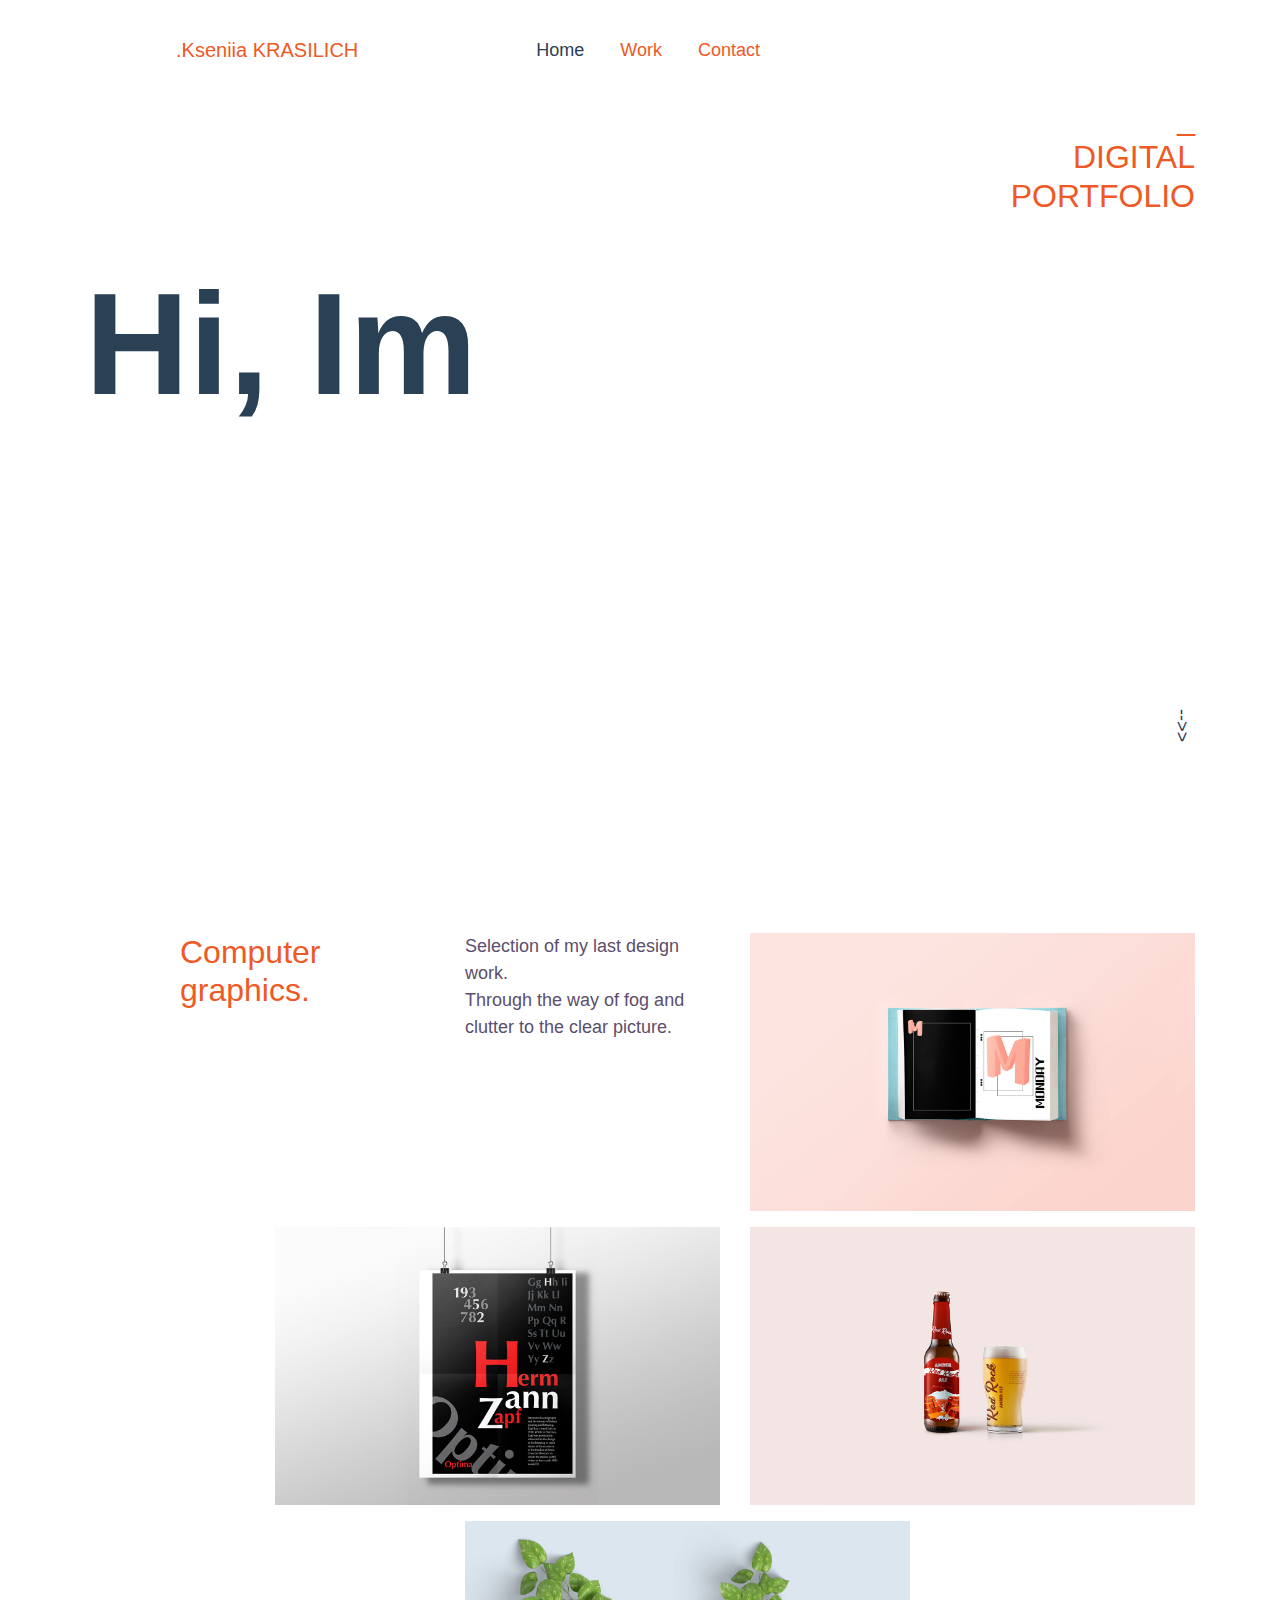
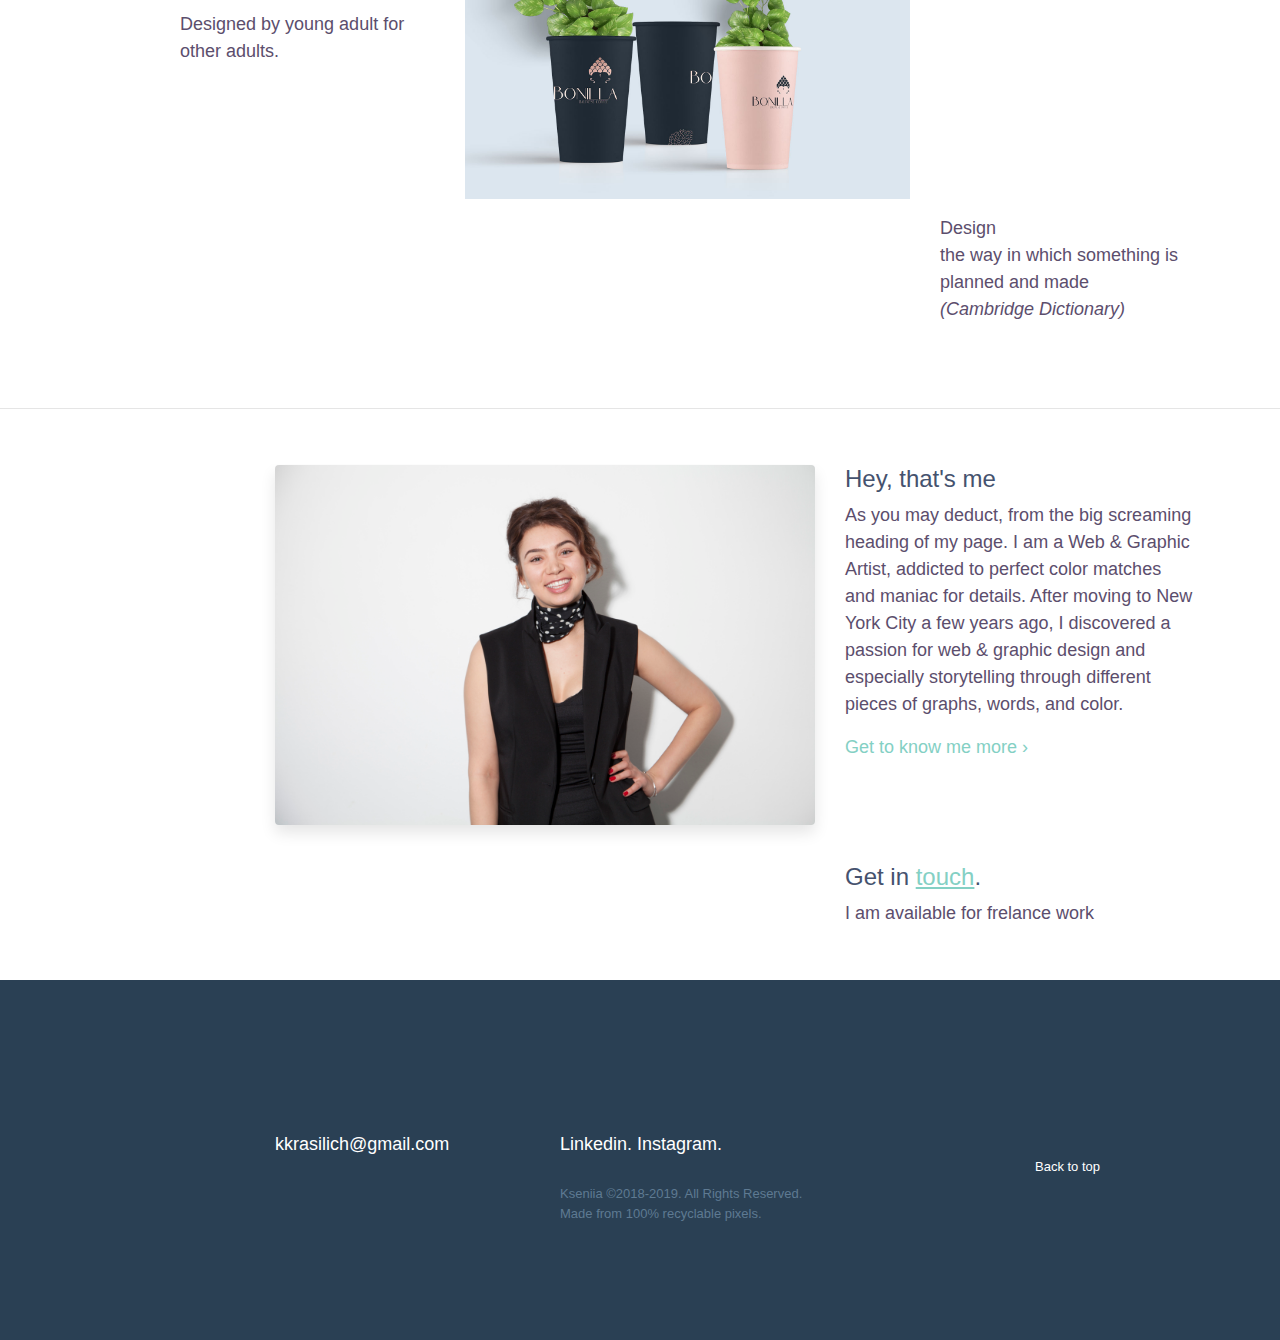
<file: index.html>
<!DOCTYPE html>
<html lang="en" dir="ltr">
  <head>
    <meta charset="utf-8">
    <title>Kseniia Krasilich/MMP460</title>

  <link rel="stylesheet" href="bootstrap.css">
  <link rel="stylesheet" href="animate.css">
    <link rel="stylesheet" href="animate.min.css">
  <script src="jquery-3.3.1.min.js"></script>
  <script src="bootstrap.js"></script>
  <script src="java.js"></script>
  <script src="https://code.jquery.com/jquery-3.3.1.js"></script>
  <link rel="stylesheet" href="style.css">
  <!-- <link href="https://fonts.googleapis.com/css?family=Vidaloka" rel="stylesheet"> -->
  </head>

  <body>

<!--  navbar-->
<nav class="navbar navbar-expand-md navbar-light fixed-top">
  <a class="navbar-brand" href="index.html">.<b>Kseniia</b> KRASILICH</a>
  <button class="navbar-toggler" type="button" data-toggle="collapse" data-target="#navbarsExampleDefault" aria-controls="navbarsExampleDefault" aria-expanded="false" aria-label="Toggle navigation">
    <span class="navbar-toggler-icon"></span>
  </button>

  <div class="collapse navbar-collapse" id="navbarsExampleDefault">
    <ul class="navbar-nav">
      <li class="nav-item active">
        <a class="nav-link" href="#">Home <span class="sr-only">(current)</span></a>
      </li>
      <li class="nav-item">
        <a class="nav-link" href="work.html">Work</a>
      </li>
      <li class="nav-item">
        <a class="nav-link" href="contact.html">Contact</a>
      </li>

    </ul>

  </div>
</nav>
    <!-- navbar -->
    <section class="jumbotron" id="color">
        <div class="container">
          <div class="row">
            <div class="col-lg-9 text-left" id="border">
              <h1>
                <a href="" class="typewrite" data-period="2000" data-type='[ "Hi, Im Kseniia.", "Im maniac for details, ", "& perfect color matches." ]'>
                  <span class="wrap"></span>
                </a>
              </h1>
            </div>
            <div class="col-lg-3 text-right" id="vertical">
<h2> _ <br>DIGITAL<br>PORTFOLIO</h2>

<a href="#" > -->></a>
              </div>
           </div>
           </div>
</section>
<section class="py-6 ">
      <div class="container">

          <div class="row d-flex justify-content-end">
            <div class="col-lg-3 col-md-6 mb-3">
              <h2>Computer <br>graphics.</h2>
            </div>

            <div class="col-lg-3 col-md-6 mb-3" id="covercolor">
                <div class="holdImage">
              <div class="overlay">
                <div class="text1">MONDAY<br> typeface</div>
             </div>
             </div>
  <p>
    Selection of my last design work.<br>
   Through the way of fog and clutter to the clear picture.
  </p>
            </div>
            <div class="col-lg-5 col-md-6 mb-3" id="fullWidth">
              <a href="example_Typeface.html">
              <div class="holdImage">
                <img src="img/web_img_largeSize/page2.jpg" class="img-fluid z-depth-1"
                  alt="Responsive image">
                  <div class="overlay">
                    <div class="text1">MONDAY<br> typeface</div>
                 </div>
             </div>
           </a>
            </div>
            <div class="col-lg-5 col-md-6 mb-3" id="fullWidth">
                <a href="example_poster.html">
              <div class="holdImage">
              <img src="img/web_poster/page6.jpg" class="img-fluid z-depth-1"
                alt="Responsive image">
                <div class="overlay">
                  <div class="text1">POSTER<br> collection</div>
               </div>
           </div>
           </a>
            </div>
            <div class="col-lg-5 col-md-6 mb-3" id="fullWidth">
              <a href="example_beer.html">
              <div class="holdImage">
              <img src="img/web_beer/page6.jpg" class="img-fluid z-depth-1"
                alt="Responsive image">
                <div class="overlay1">
                  <div class="text">Amber<br> ALE</div>
               </div>
           </div>
            </a>
            </div>
            <div class="col-lg-3 col-md-6 mb-3" id="fullWidth">
              <p id="centerColumn">
                Designed by young adult for other adults.
              </p>
            </div>
            <div class="col-lg-5 col-md-6 mb-3" id="fullWidth">
              <a href="example_logo.html">
              <div class="holdImage">
              <img src="img/web_logo/cup.jpg" class="img-fluid z-depth-1"
                alt="Responsive image">
                <div class="overlay1">
                  <div class="text">BONILLA <br>Balinese <br>Coffee</div>
               </div>
           </div>
           </a>
            </div>
            <div class="col-lg-3 col-md-6 mb-3">
              <!-- <h2><br>the way in which something is planned and made (Cambridge Dictionary)</h2> -->
            </div>
            <div class="col-lg-3 col-md-6 mb-3" id="fullWidth">
              <p>
                Design <br>the way in which something is planned and made <br><i>(Cambridge Dictionary)</i>
              </p>
            </div>
          </div>

        </div>


      </div>
    </section>

<hr>
<section >
    <div class="container">
        <div class="row align-items-lg-center text-center text-lg-left space-2">
          <div class="col-lg-12">
            <!-- <h2 class="text">Who is Kseniia?</h2> -->

          </div>
        </div>
      </div>
    </section>
<section class="about">
  <div class="container container-fluid">
    <div class="row d-flex justify-content-end">
                <div class="col-lg-6">
                    <img src="img/IMG_3214.jpg" class="img-fluid rounded" alt="Finance results" id="topMe">

                </div>
  <!-- <div class="row d-flex justify-content-start"> -->
                <div class="col-lg-4">
                    <!-- <h2>About</h2> -->
                    <h4>Hey, that's me</h4>
                    <p class="text-left" id="about">As you may deduct, from the big screaming heading of my page. I am a Web & Graphic Artist, addicted to perfect color matches and maniac for details. After moving to New York City a few years ago, I discovered a passion for web & graphic design and especially storytelling through different pieces of graphs, words, and color.
 </p>
                    <a href="#">Get to know me more  ›</a>

            </div>
</div>
    </div>
  </div>
</section>
<section >
    <div class="container">
        <div class="row d-flex justify-content-end">
          <div class="col-lg-4">
            <h4>Get in   <a href="mailto:krasilich1992@gmail.com"><u>touch</u></a>.</h4>
            <p class="text-left">I am available for frelance work</p>

          </div>
        </div>
      </div>
    </section>


<!-- <hr class="featurette-divider">
  <section id="b4footer">
      <div class="container">
          <div class="row justify-content-end text-center text-lg-left space-2">
            <div class="col-lg-4">
              <h2 class="text">Get in <u>touch</u>.</h2>
              <p class="lead text mb-0">I am available for frelance work</p>
            </div>

            <div class="col-lg-5 text-lg-right">
              <a class="button button-brand btn-lg mb-5 mb-lg-2" href="https://themes.getbootstrap.com/official-themes">Contact</a>

            </div>
          </div>
        </div>
      </section> -->
<footer>
  <div class="container">
    <div class="row d-flex justify-content-end">
      <div class="col-lg-3">
        <a href="#">kkrasilich@gmail.com</a>
          </div>
          <div class="col-lg-5">
              <a href="https://www.linkedin.com/in/kseniia-krasilich-8091b8a3/">Linkedin.</a>
              <a href="https://www.instagram.com/xeniany/">Instagram.</a>
              <p>Kseniia ©2018-2019.  All Rights Reserved.<br>Made from 100% recyclable pixels.</p>
          </div>
          <div class="col-lg-2">
            <p><a href="#">Back to top</a></p>
          </div>
        </div>
        </div>
      </footer>


  </body>
</html>
</file>
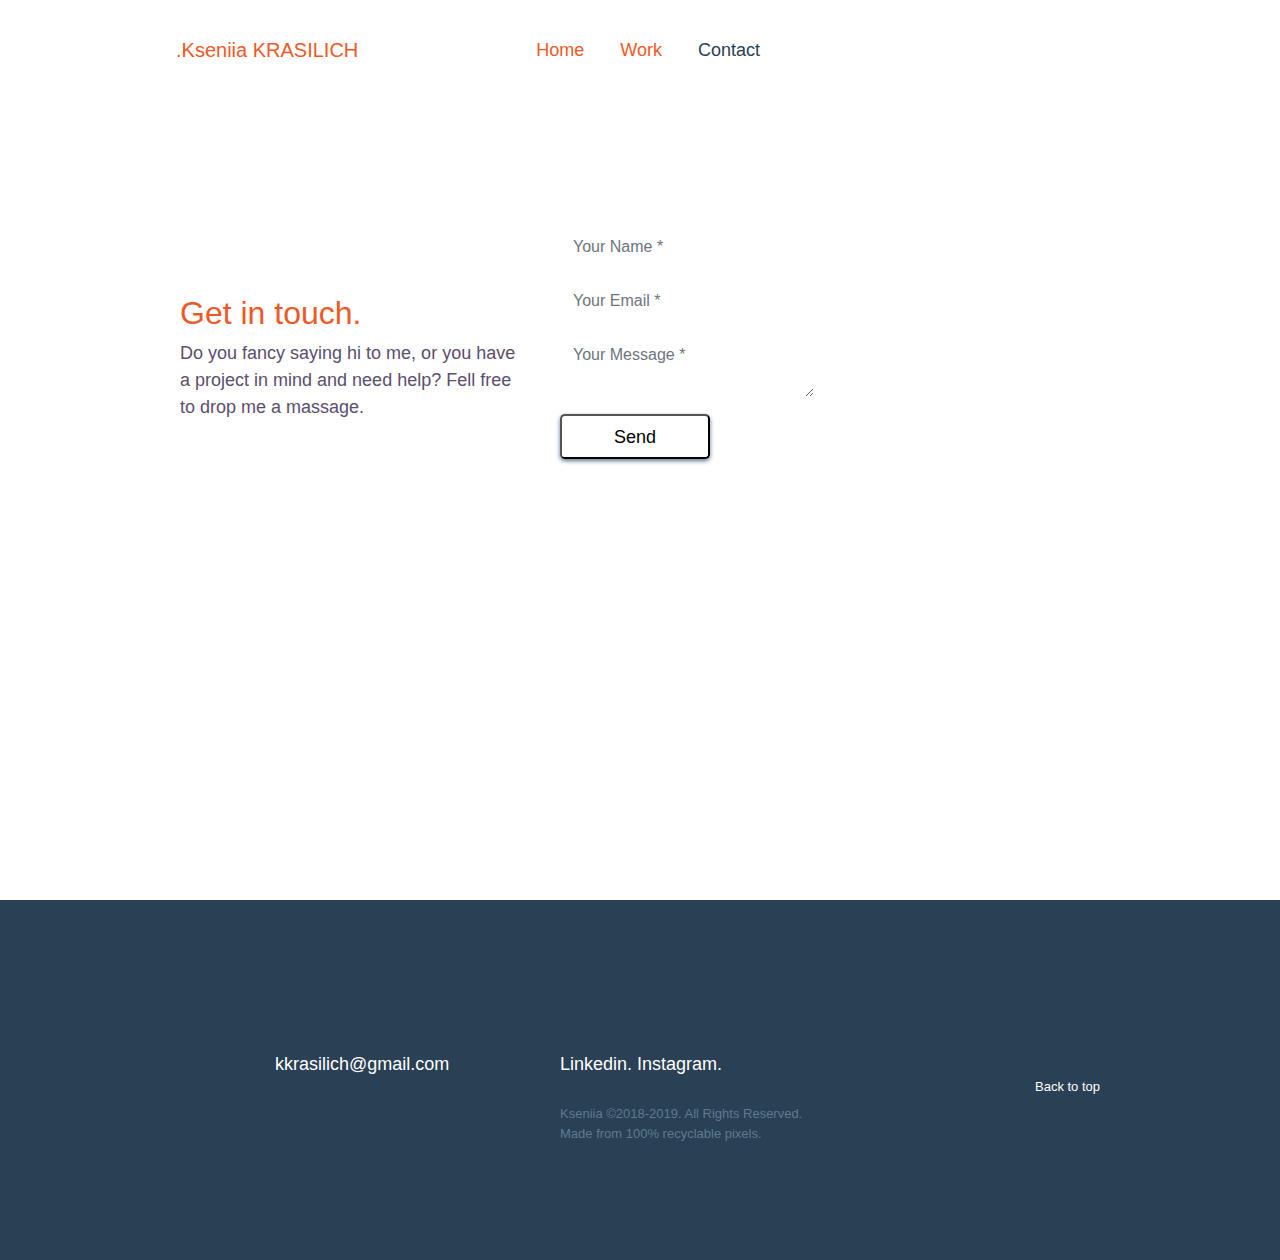
<file: contact.html>
<!DOCTYPE html>
<html lang="en" dir="ltr">
  <head>
    <meta charset="utf-8">
    <title>Kseniia Krasilich/MMP460</title>

  <link rel="stylesheet" href="bootstrap.css">
  <script src="jquery-3.3.1.min.js"></script>
  <script src="bootstrap.js"></script>
    <link rel="stylesheet" href="style.css">
  </head>
  <body>
    <nav class="navbar navbar-expand-md navbar-light fixed-top">
      <a class="navbar-brand" href="index.html">.<b>Kseniia</b> KRASILICH</a>
      <button class="navbar-toggler" type="button" data-toggle="collapse" data-target="#navbarsExampleDefault" aria-controls="navbarsExampleDefault" aria-expanded="false" aria-label="Toggle navigation">
        <span class="navbar-toggler-icon"></span>
      </button>

      <div class="collapse navbar-collapse" id="navbarsExampleDefault">
        <ul class="navbar-nav mr-auto">
          <li class="nav-item">
            <a class="nav-link" href="index.html">Home</a>
          </li>
          <li class="nav-item">
            <a class="nav-link" href="work.html">Work</a>
          </li>
          <li class="nav-item active">
            <a class="nav-link" href="contact.html">Contact <span class="sr-only">(current)</span></a>
          </li>

        </ul>

      </div>
    </nav>

    <section  id="contact">

          <div class="container">
            <div class="row justify-content-center align-items-lg-center py-4 py-lg-5">

              <div class="col-lg-4 text-left align-items-start">
                <div class="container_text">
                	<div class="row_text">
                		<h2 id="work_sample">Get in touch.</h2>
                	</div>
                </div>

                <p class=" text-left">Do you fancy saying hi to me, or you have a project in mind and need help? Fell free to drop me a massage.
</p>
                <!-- <h3 class="section-subheading text-muted mt-4">Do you fancy saying hi to me, or you have a project in mind and need my help? Fell free to drop me a massage.</h3> -->
              </div>


              <div class="col-lg-6 ">
                <form id="contactForm" name="sentMessage" novalidate="novalidate">
                  <div class="row">
                    <div class="col-lg-6 ">
                      <div class="form-group">
                        <input class="form-control" id="name" type="text" placeholder="Your Name *" required="required" data-validation-required-message="Please enter your name.">
                        <p class="help-block text-danger"></p>
                      </div>
                      <div class="form-group">
                        <input class="form-control" id="email" type="email" placeholder="Your Email *" required="required" data-validation-required-message="Please enter your email address.">
                        <p class="help-block text-danger"></p>
                      </div>
                      <!-- <div class="form-group">
                        <input class="form-control" id="phone" type="tel" placeholder="Your Phone *" required="required" data-validation-required-message="Please enter your phone number.">
                        <p class="help-block text-danger"></p>
                      </div> -->


                      <div class="form-group">
                        <textarea class="form-control" id="message" placeholder="Your Message *" required="required" data-validation-required-message="Please enter a message."></textarea>
                        <p class="help-block text-danger"></p>
                      </div>

                        <div id="success"></div>
                        <button id="sendMessageButton" class="button button-brand btn-lg mb-5 mb-lg-2" type="submit">Send</button>
                    </div>
                  </div>
                </form>
              </div>
          </div>
        </section>
        <footer>
          <div class="container">
            <div class="row d-flex justify-content-end">
              <div class="col-lg-3">
                <a href="#">kkrasilich@gmail.com</a>
                  </div>
                  <div class="col-lg-5">
                      <a href="https://www.linkedin.com/in/kseniia-krasilich-8091b8a3/">Linkedin.</a>
                      <a href="https://www.instagram.com/xeniany/">Instagram.</a>
                      <p>Kseniia ©2018-2019.  All Rights Reserved.<br>Made from 100% recyclable pixels.</p>
                  </div>
                  <div class="col-lg-2">
                    <p><a href="#">Back to top</a></p>
                  </div>
                </div>
                </div>
              </footer>
  </body>
</html>
</file>
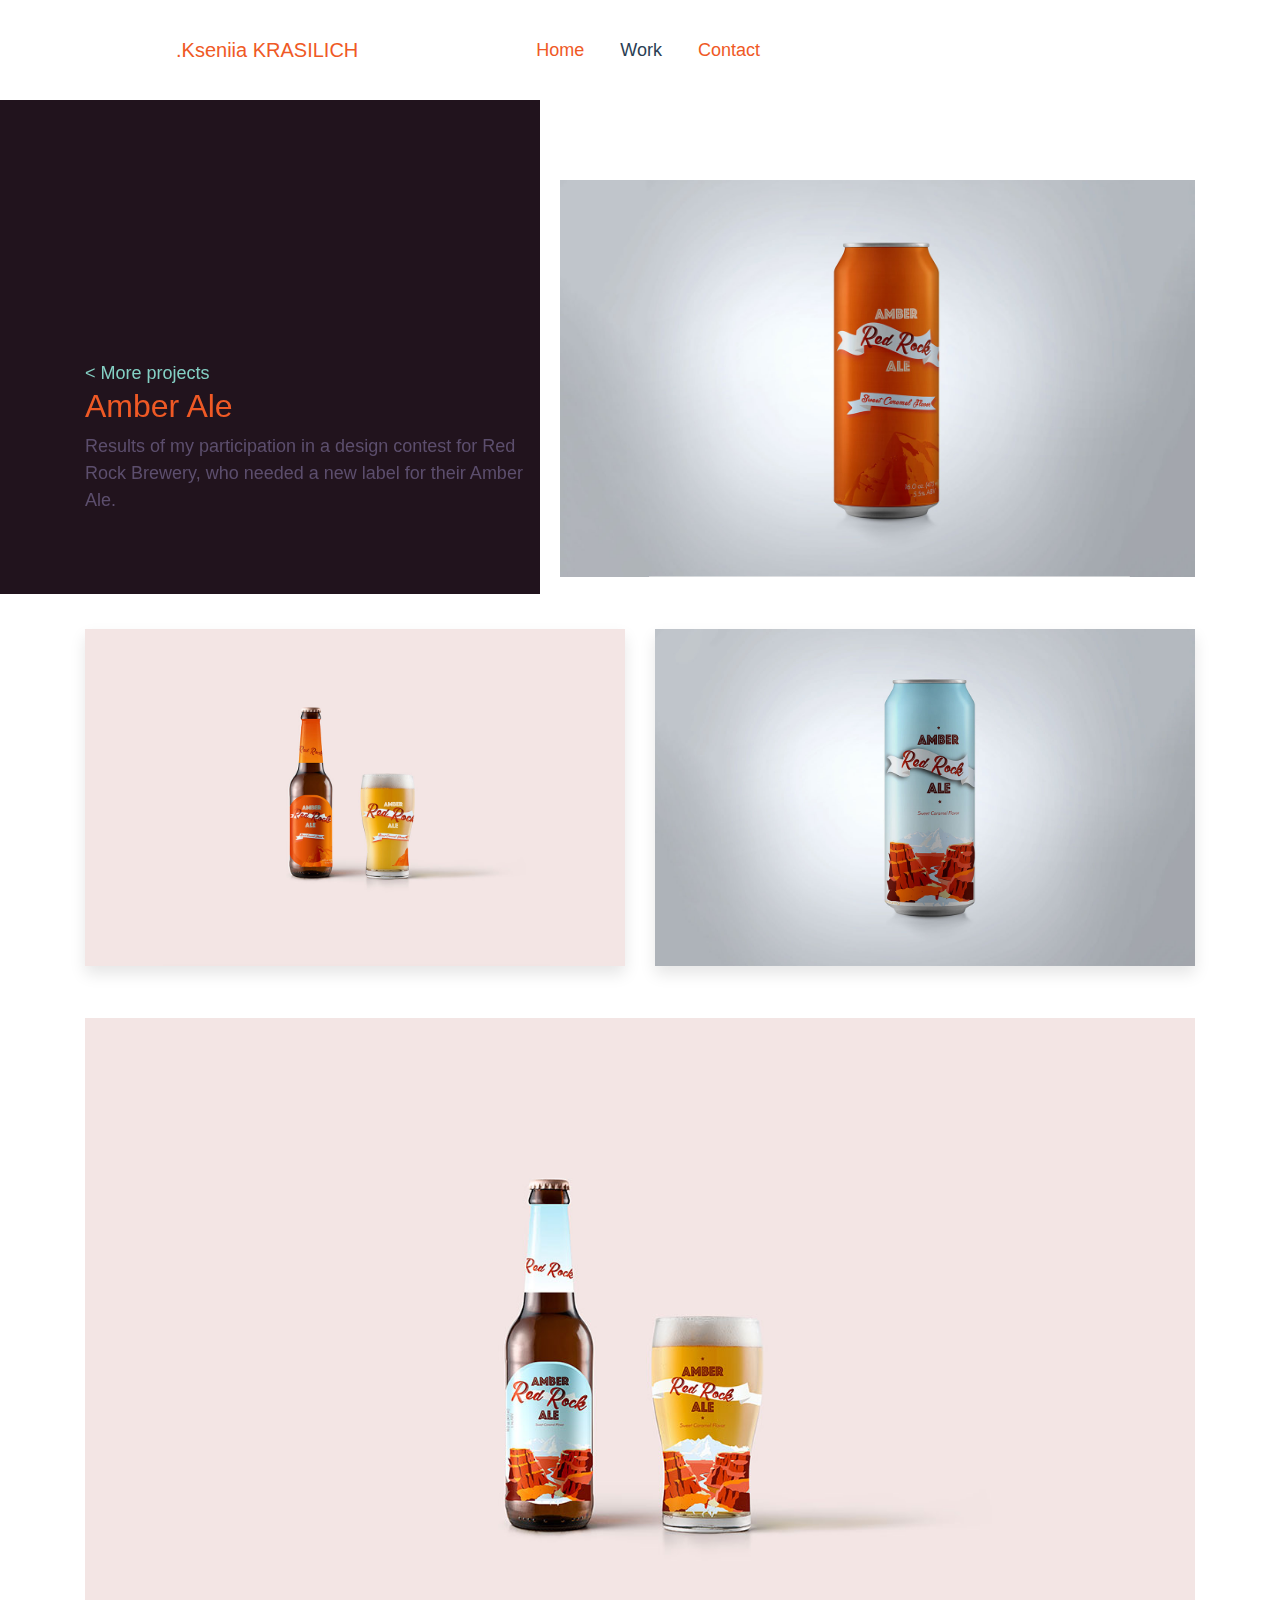
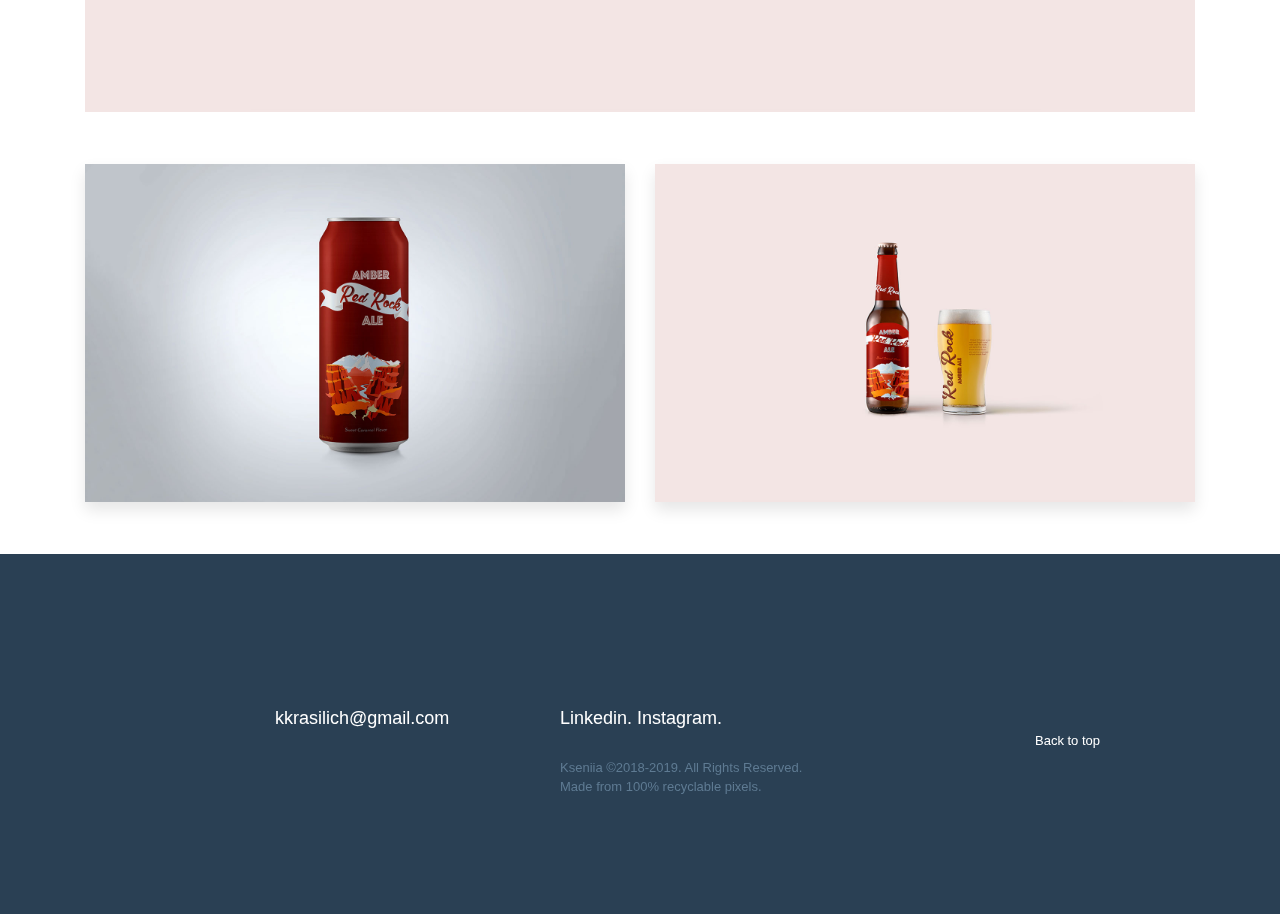
<file: example_beer.html>
<!DOCTYPE html>
<html lang="en" dir="ltr">
  <head>
    <meta charset="utf-8">
    <title>Kseniia Krasilich/MMP460</title>
  <link rel="stylesheet" href="bootstrap.css">
  <script src="jquery-3.3.1.min.js"></script>
  <script src="bootstrap.js"></script>
  <script src="java.js"></script>
  <link rel="stylesheet" href="style.css">
  </head>
  <body>
    <nav class="navbar navbar-expand-md navbar-light fixed-top">
      <a class="navbar-brand" href="index.html">.<b>Kseniia</b> KRASILICH</a>
      <button class="navbar-toggler" type="button" data-toggle="collapse" data-target="#navbarsExampleDefault" aria-controls="navbarsExampleDefault" aria-expanded="false" aria-label="Toggle navigation">
        <span class="navbar-toggler-icon"></span>
      </button>

      <div class="collapse navbar-collapse" id="navbarsExampleDefault">
        <ul class="navbar-nav mr-auto">
          <li class="nav-item">
            <a class="nav-link" href="index.html">Home</a>
          </li>
          <li class="nav-item active">
            <a class="nav-link" href="work.html">Work <span class="sr-only">(current)</span></a>
          </li>
          <li class="nav-item ">
            <a class="nav-link" href="contact.html">Contact </a>
          </li>

        </ul>

      </div>
    </nav>
  <div class="sidebar">

  </div>
    <div class="container" id="example">
      <!-- Grid row -->
      <div class="row">

        <!-- Grid column -->
        <div class="col-lg-5 col-md-12 mb-3 tagline">
          <a href="work.html">< More projects</a>
          <div class="container_text">
          	<div class="row_text">
          		<h2 id="work_sample">Amber Ale</h2>
          	</div>
          </div>
          <p class="text-left"> Results of my participation in a design contest for Red Rock Brewery, who needed a new label for their Amber Ale. </p>

        </div>
        <!-- Grid column -->

        <!-- Grid column -->
        <div class="col-lg-7 col-md-12 mb-3">

          <img src="img/web_beer/page1.jpg" class="img-fluid z-depth-1"
            alt="Responsive image">

        </div>
        <!-- Grid column -->

      </div>
      <div class="row">
        <div class="col-lg-6 col-md-6 mb-3">
          <img src="img/web_beer/page2.jpg" class="img-fluid z-depth-1"
            alt="Responsive image">
        </div>
        <div class="col-lg-6 col-md-6 mb-3">
          <img src="img/web_beer/page3.jpg" class="img-fluid z-depth-1"
            alt="Responsive image">
        </div>
      </div>
      <div class="row">

  <!-- Grid column -->
  <div class="col-md-12 mb-3">

    <img src="img/web_beer/page4.jpg" class="img-fluid z-depth-1" alt="Responsive image">

  </div>
  <!-- Grid column -->

</div>
<!-- Grid row -->

<!-- Grid row -->
<div class="row">
  <div class="col-lg-6 col-md-6 mb-3">
    <img src="img/web_beer/page5.jpg" class="img-fluid z-depth-1"
      alt="Responsive image">
  </div>
  <div class="col-lg-6 col-md-6 mb-3">
    <img src="img/web_beer/page6.jpg" class="img-fluid z-depth-1"
      alt="Responsive image">
  </div>
</div>


    </div><!-- end of conatiner -->
    <footer>
      <div class="container">
        <div class="row d-flex justify-content-end">
          <div class="col-lg-3">
            <a href="#">kkrasilich@gmail.com</a>
              </div>
              <div class="col-lg-5">
                  <a href="https://www.linkedin.com/in/kseniia-krasilich-8091b8a3/">Linkedin.</a>
                  <a href="https://www.instagram.com/xeniany/">Instagram.</a>
                  <p>Kseniia ©2018-2019.  All Rights Reserved.<br>Made from 100% recyclable pixels.</p>
              </div>
              <div class="col-lg-2">
                <p><a href="#">Back to top</a></p>
              </div>
            </div>
            </div>
          </footer>

    </body>


    </html>
</file>
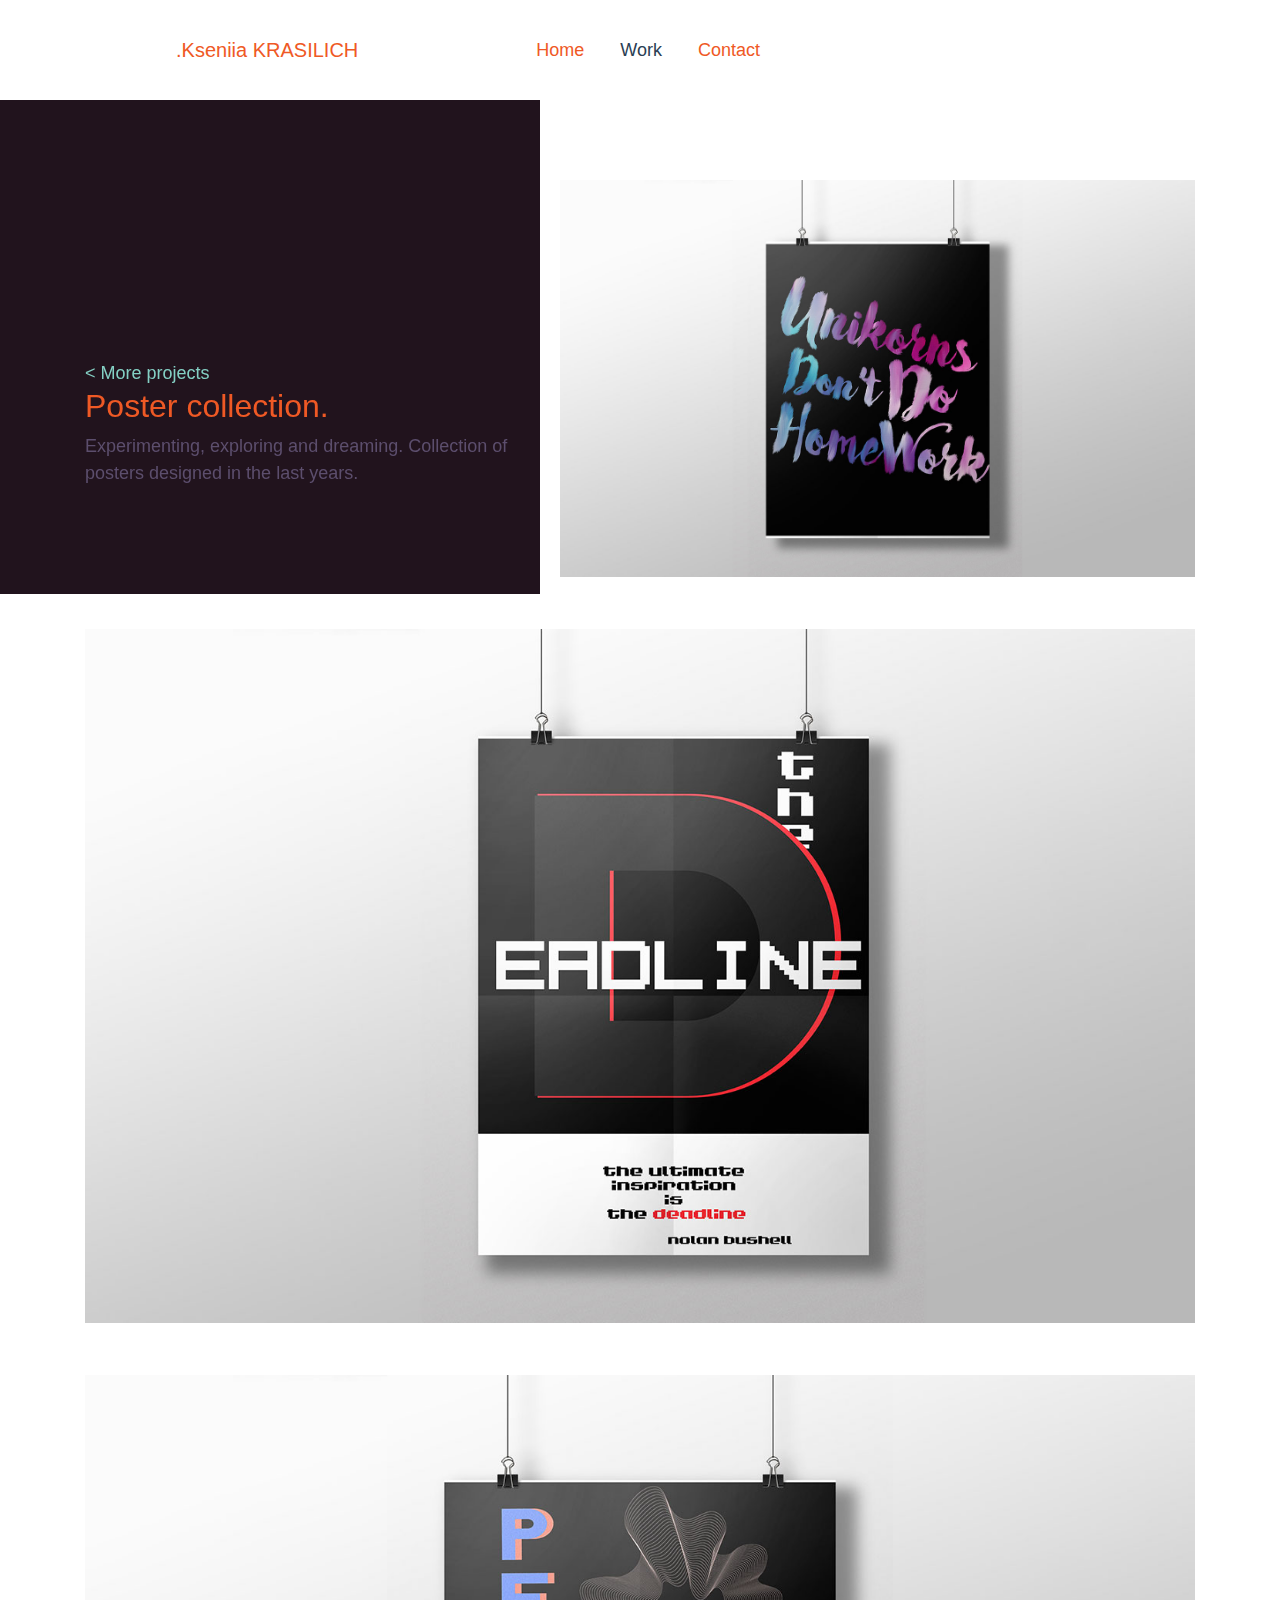
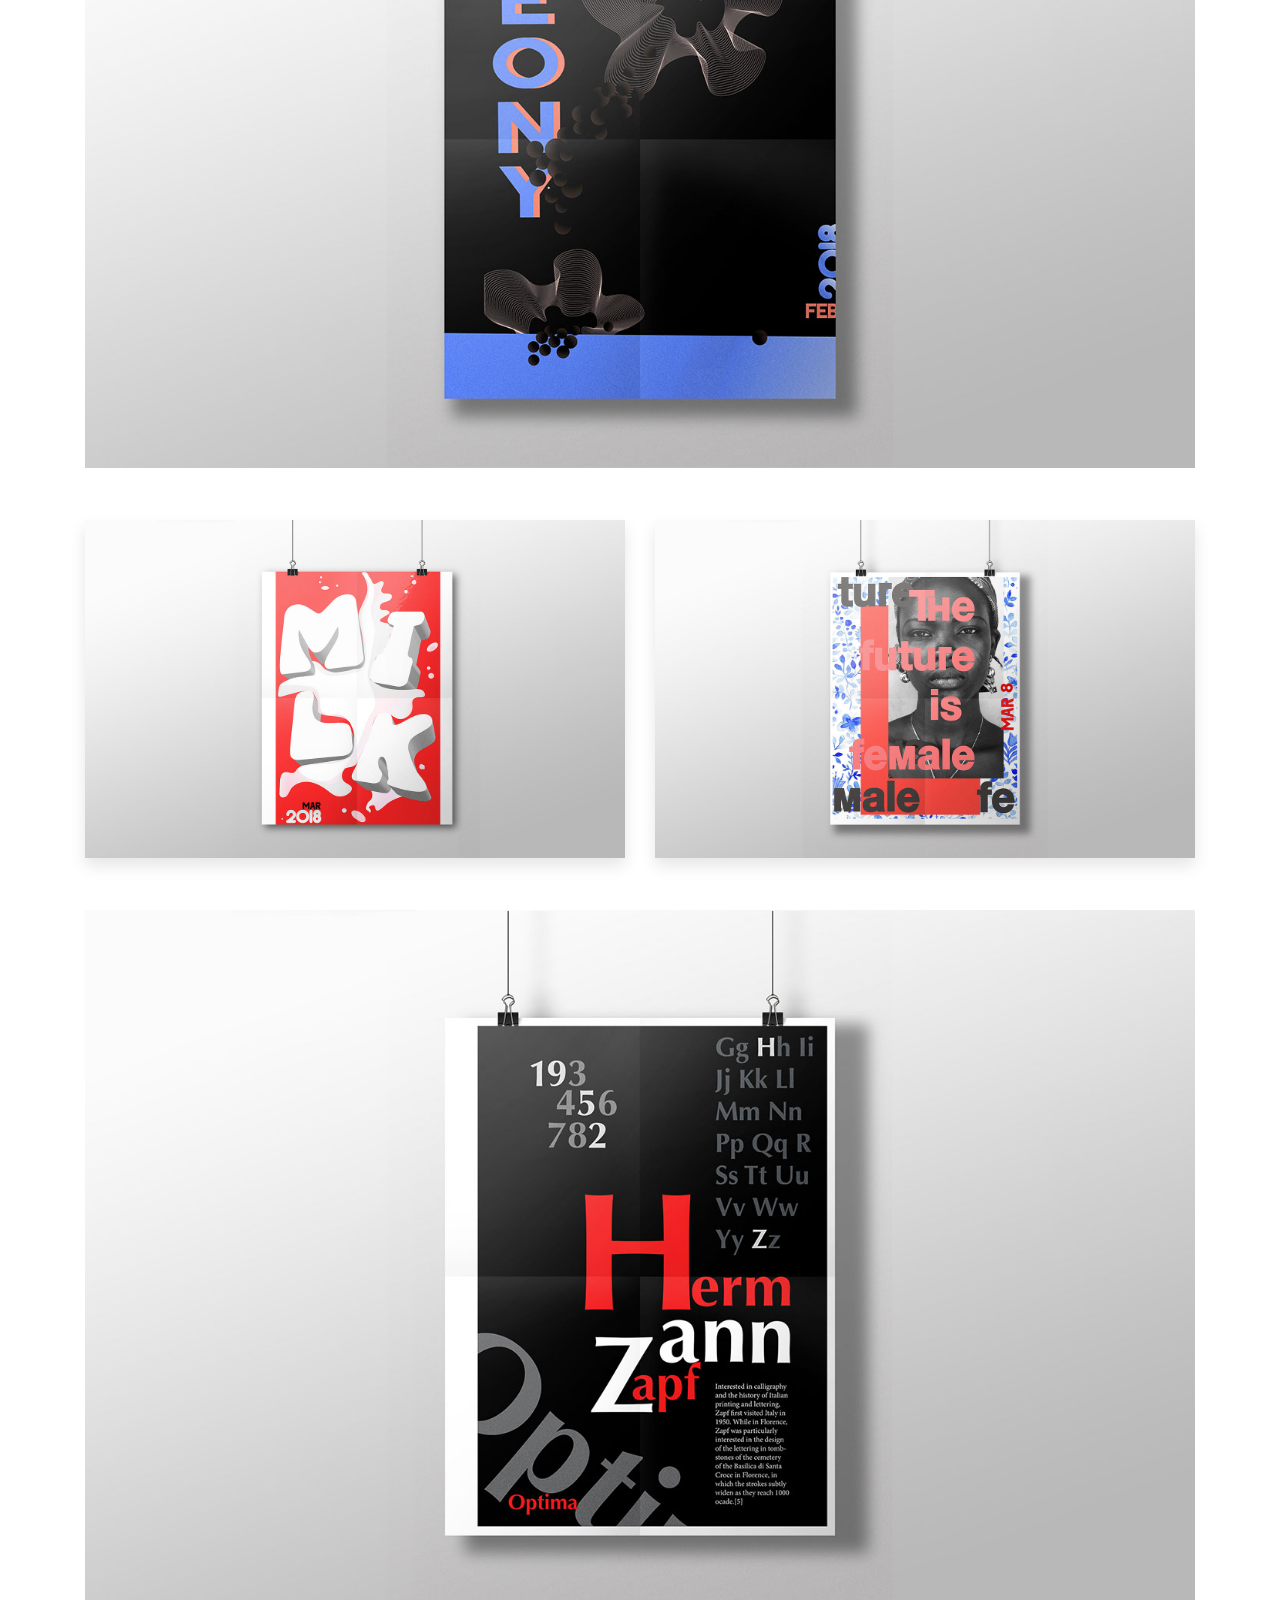
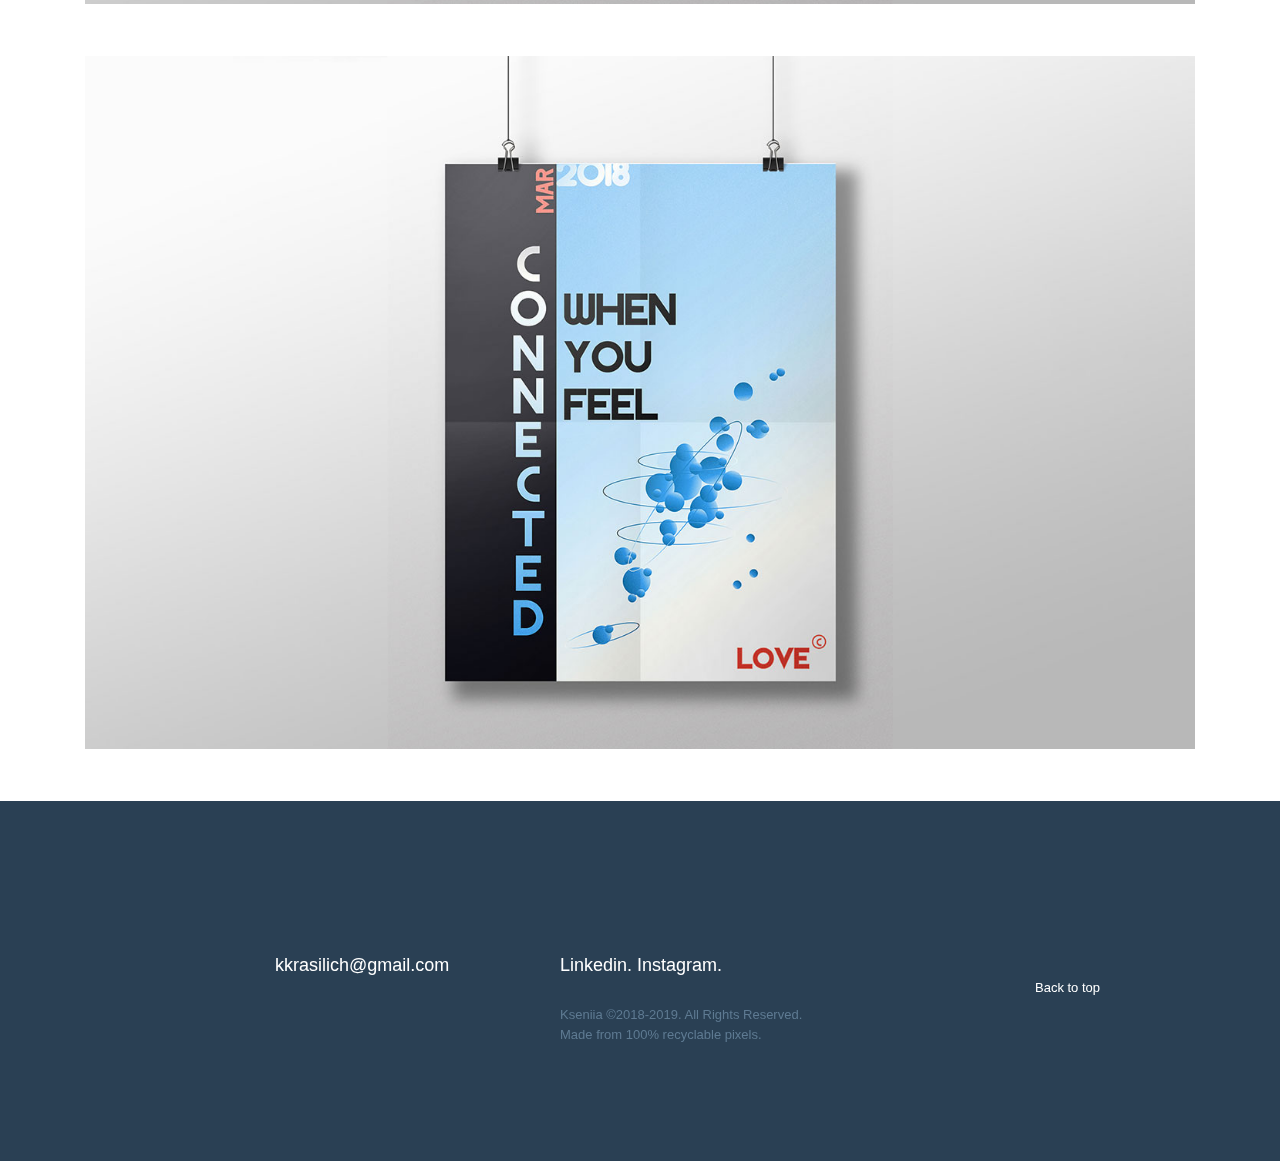
<file: example_poster.html>
<!DOCTYPE html>
<html lang="en" dir="ltr">
  <head>
    <meta charset="utf-8">
    <title>Kseniia Krasilich/MMP460</title>
  <link rel="stylesheet" href="bootstrap.css">
  <script src="jquery-3.3.1.min.js"></script>
  <script src="bootstrap.js"></script>
  <script src="java.js"></script>
  <link rel="stylesheet" href="style.css">
  </head>
  <body>
    <nav class="navbar navbar-expand-md navbar-light fixed-top">
      <a class="navbar-brand" href="index.html">.<b>Kseniia</b> KRASILICH</a>
      <button class="navbar-toggler" type="button" data-toggle="collapse" data-target="#navbarsExampleDefault" aria-controls="navbarsExampleDefault" aria-expanded="false" aria-label="Toggle navigation">
        <span class="navbar-toggler-icon"></span>
      </button>

      <div class="collapse navbar-collapse" id="navbarsExampleDefault">
        <ul class="navbar-nav mr-auto">
          <li class="nav-item">
            <a class="nav-link" href="index.html">Home</a>
          </li>
          <li class="nav-item active">
            <a class="nav-link" href="work.html">Work <span class="sr-only">(current)</span></a>
          </li>
          <li class="nav-item ">
            <a class="nav-link" href="contact.html">Contact </a>
          </li>

        </ul>

      </div>
    </nav>
  <div class="sidebar">

  </div>
    <div class="container" id="example">
      <!-- Grid row -->
      <div class="row">

        <!-- Grid column -->
        <div class="col-lg-5 col-md-12 mb-3 tagline">
          <a href="work.html">< More projects</a>
          <div class="container_text">
          	<div class="row_text">
          		<h2 id="work_sample">Poster collection.</h2>
          	</div>
          </div>
          <p class="text-left"> Experimenting, exploring and dreaming. Collection of posters designed in the last years. </p>

        </div>
        <!-- Grid column -->

        <!-- Grid column -->
        <div class="col-lg-7 col-md-12 mb-3">

          <img src="img/web_poster/page1.jpg" class="img-fluid z-depth-1"
            alt="Responsive image">

        </div>
        <!-- Grid column -->

      </div>
      <div class="row">
        <div class="col-md-12 mb-3">
          <img src="img/web_poster/page5.jpg" class="img-fluid z-depth-1" alt="Responsive image">
        </div>
      </div>
      <div class="row">
  <div class="col-md-12 mb-3">
    <img src="img/web_poster/page2.jpg" class="img-fluid z-depth-1" alt="Responsive image">
  </div>
</div>
<!-- Grid row -->

<!-- Grid row -->
<div class="row">
  <div class="col-lg-6 col-md-6 mb-3">
    <img src="img/web_poster/page8.jpg" class="img-fluid z-depth-1"
      alt="Responsive image">
  </div>
  <div class="col-lg-6 col-md-6 mb-3">
    <img src="img/web_poster/page4.jpg" class="img-fluid z-depth-1"
      alt="Responsive image">
  </div>
</div>
<div class="row">
<div class="col-md-12 mb-3">
<img src="img/web_poster/page6.jpg" class="img-fluid z-depth-1" alt="Responsive image">
</div>
</div>
<div class="row">
<div class="col-md-12 mb-3">
<img src="img/web_poster/page3.jpg" class="img-fluid z-depth-1" alt="Responsive image">
</div>
</div>
    </div><!-- end of conatiner -->
    <footer>
      <div class="container">
        <div class="row d-flex justify-content-end">
          <div class="col-lg-3">
            <a href="#">kkrasilich@gmail.com</a>
              </div>
              <div class="col-lg-5">
                  <a href="https://www.linkedin.com/in/kseniia-krasilich-8091b8a3/">Linkedin.</a>
                  <a href="https://www.instagram.com/xeniany/">Instagram.</a>
                  <p>Kseniia ©2018-2019.  All Rights Reserved.<br>Made from 100% recyclable pixels.</p>
              </div>
              <div class="col-lg-2">
                <p><a href="#">Back to top</a></p>
              </div>
            </div>
            </div>
          </footer>

    </body>


    </html>
</file>
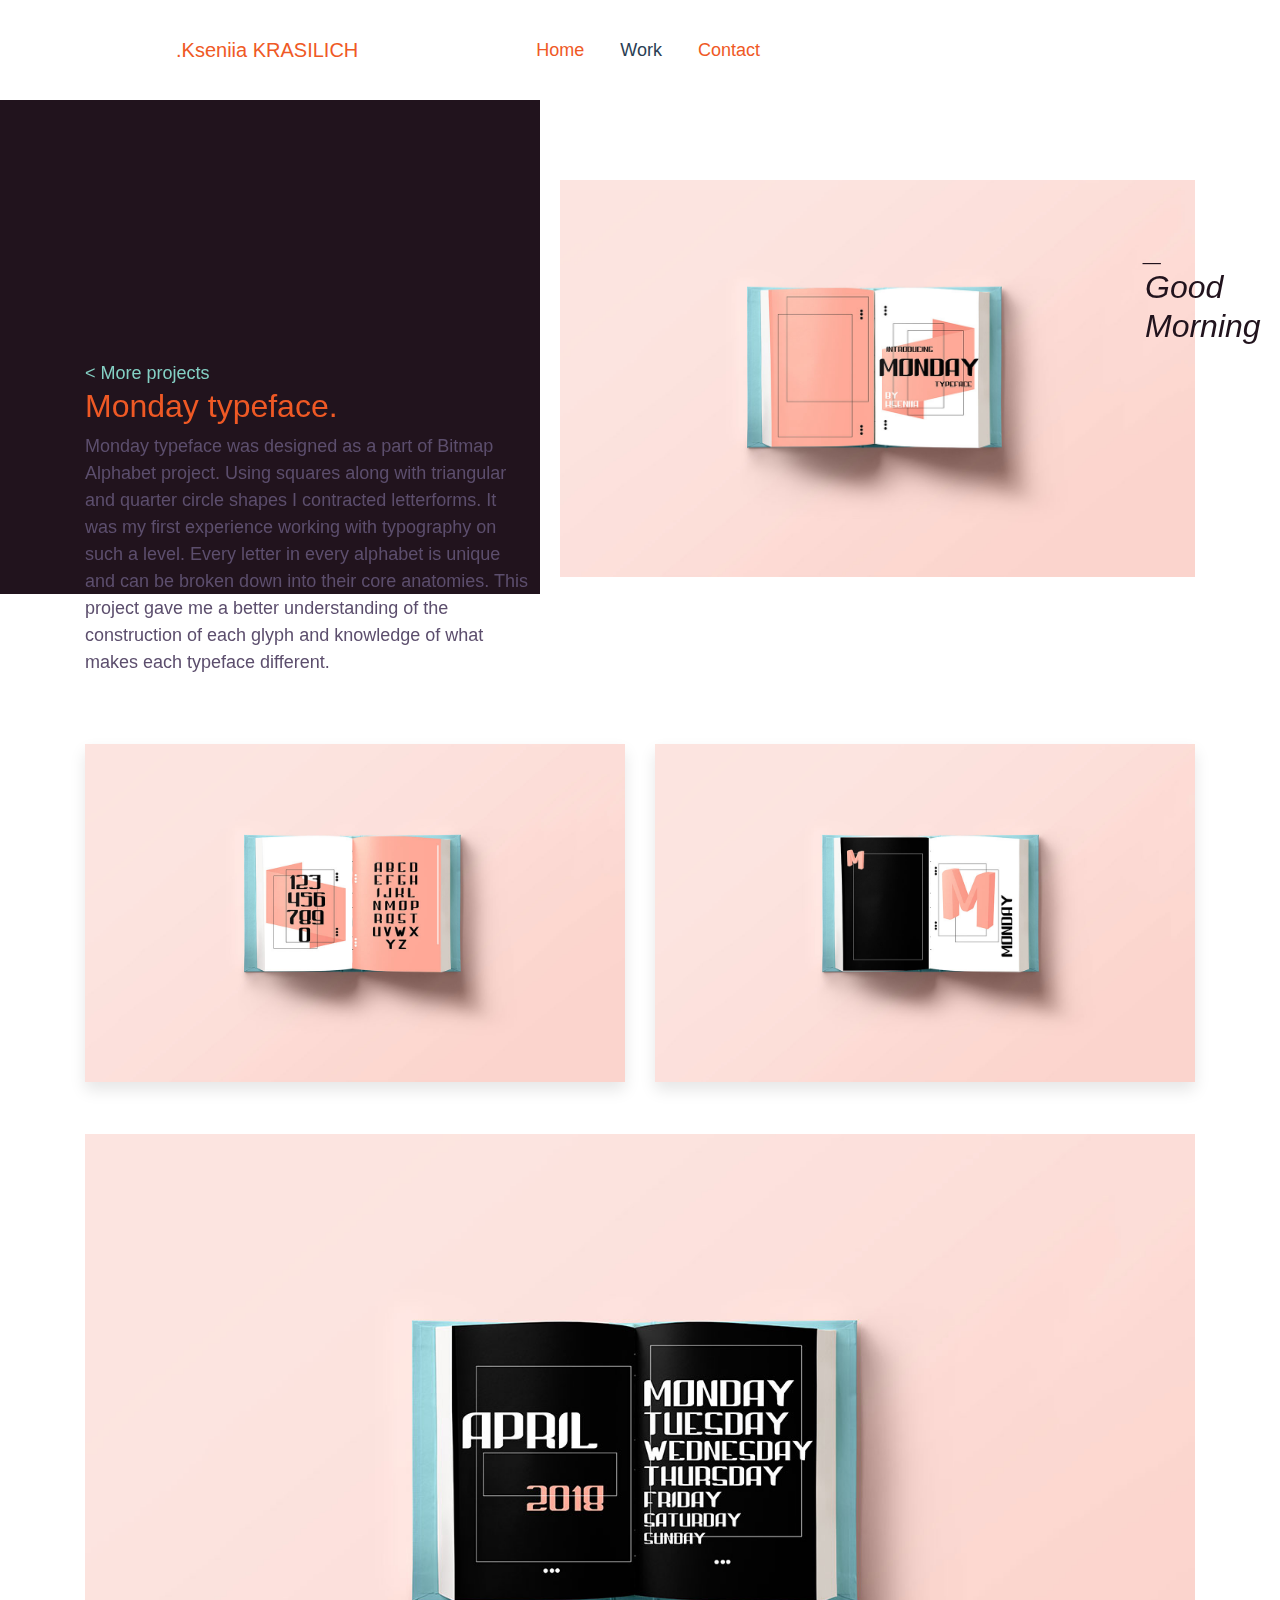
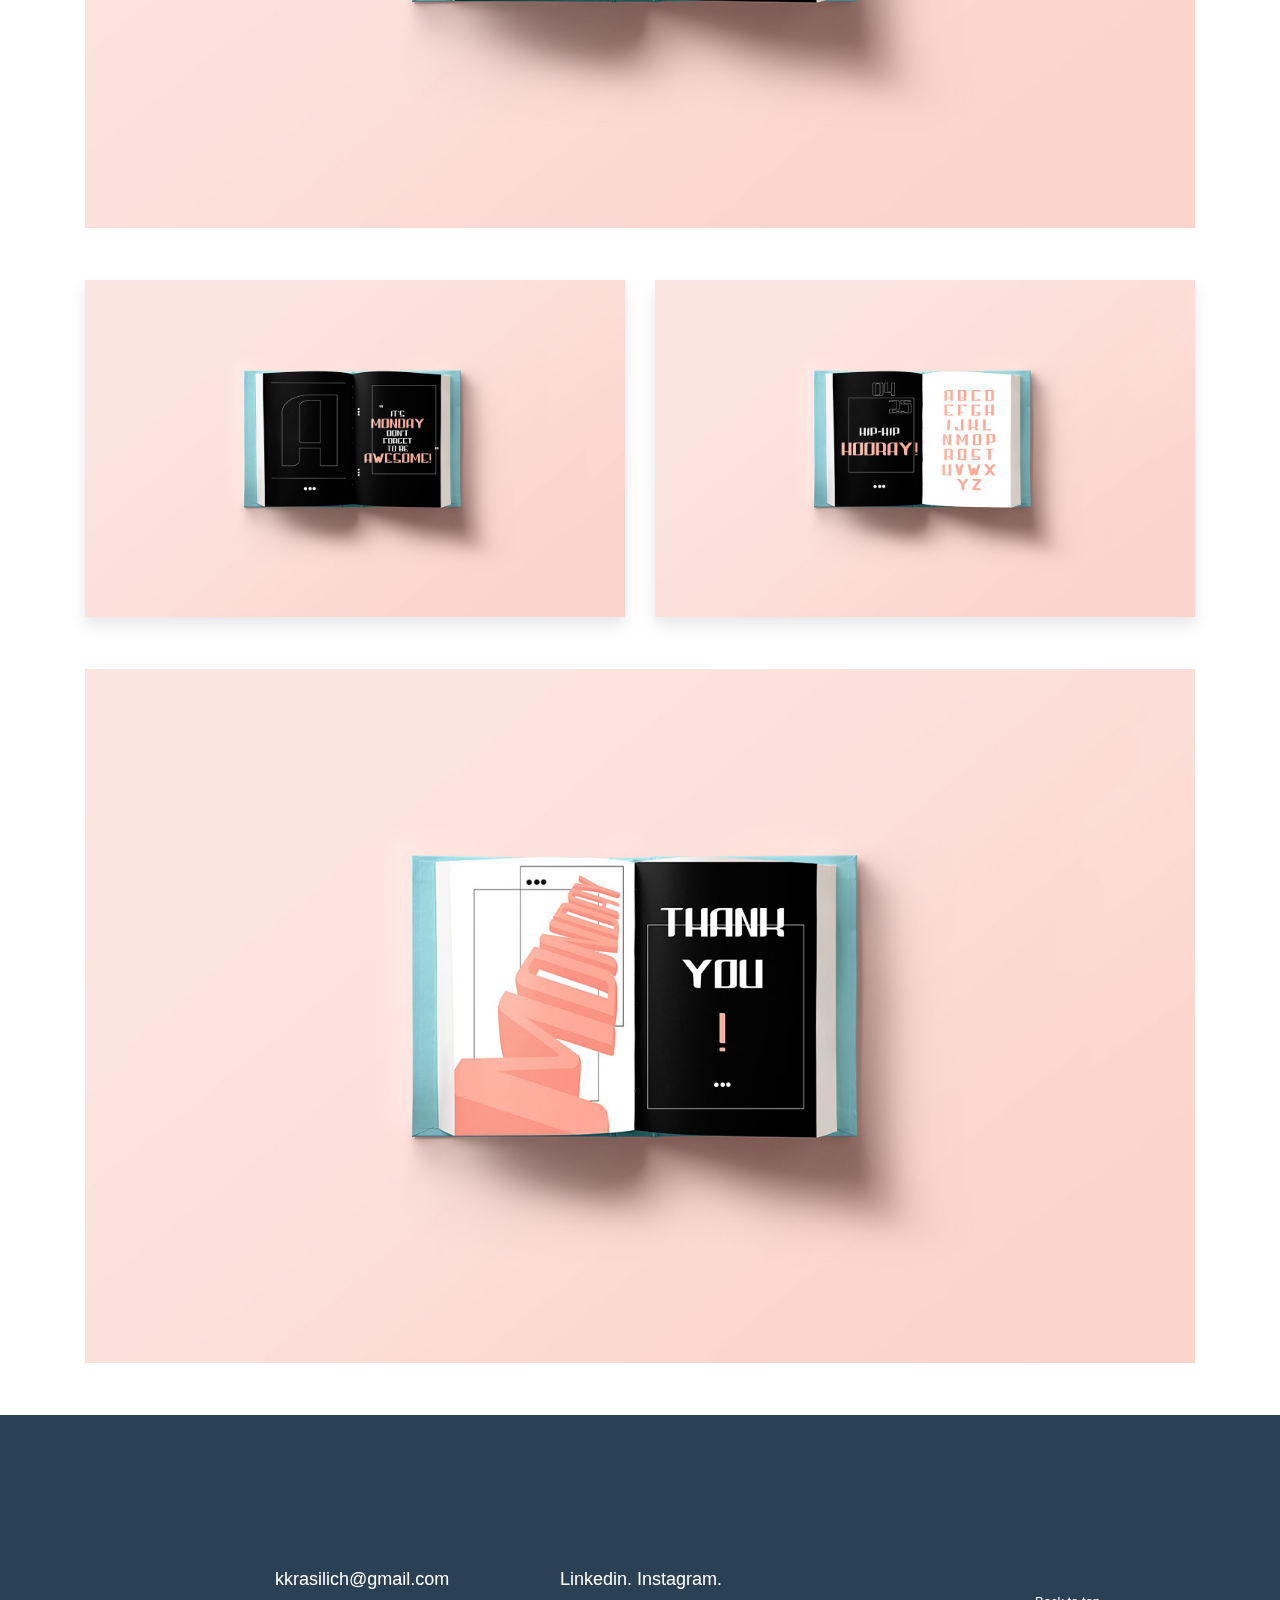
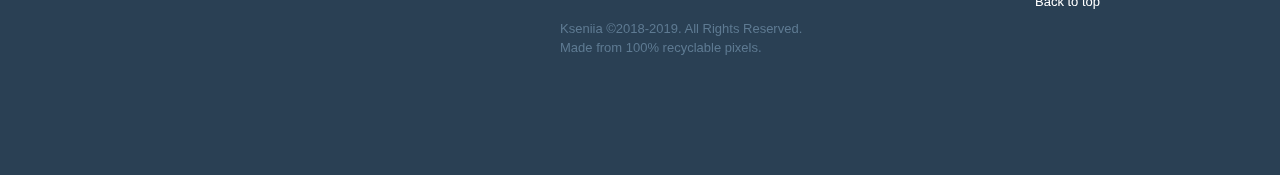
<file: example_Typeface.html>
<!DOCTYPE html>
<html lang="en" dir="ltr">
  <head>
    <meta charset="utf-8">
    <title>Kseniia Krasilich/MMP460</title>
  <link rel="stylesheet" href="bootstrap.css">
  <script src="jquery-3.3.1.min.js"></script>
  <script src="bootstrap.js"></script>
  <script src="java.js"></script>
  <link rel="stylesheet" href="style.css">
  </head>
  <body>
    <nav class="navbar navbar-expand-md navbar-light fixed-top">
      <a class="navbar-brand" href="index.html">.<b>Kseniia</b> KRASILICH</a>
      <button class="navbar-toggler" type="button" data-toggle="collapse" data-target="#navbarsExampleDefault" aria-controls="navbarsExampleDefault" aria-expanded="false" aria-label="Toggle navigation">
        <span class="navbar-toggler-icon"></span>
      </button>

      <div class="collapse navbar-collapse" id="navbarsExampleDefault">
        <ul class="navbar-nav mr-auto">
          <li class="nav-item">
            <a class="nav-link" href="index.html">Home</a>
          </li>
          <li class="nav-item active">
            <a class="nav-link" href="work.html">Work <span class="sr-only">(current)</span></a>
          </li>
          <li class="nav-item ">
            <a class="nav-link" href="contact.html">Contact </a>
          </li>

        </ul>

      </div>
    </nav>
  <div class="sidebar">

  </div>
    <div class="container" id="example">
      <!-- Grid row -->
      <div class="row">

        <!-- Grid column -->
        <div class="col-lg-5 col-md-12 mb-3 tagline">
          <a href="work.html">< More projects</a>
          <div class="container_text">
          	<div class="row_text">
          		<h2 id="work_sample">Monday typeface.</h2>
          	</div>
          </div>
          <!-- <h2>
            <a href="" class="typewrite" data-period="2000" data-type='[ "Monday Typeface." ]'>
              <span class="wrap"></span>
            </a>
          </h2> -->
          <!-- <hr class="sep border-primary ml-0 mb-3 text-left"> -->
          <p class="text-left"> Monday typeface was designed as a part of Bitmap Alphabet project. Using squares along with triangular and quarter circle shapes I contracted letterforms. It was my first experience working with typography on such a level. Every letter in every alphabet is unique and can be broken down into their core anatomies. This project gave me a better understanding of the construction of each glyph and knowledge of what makes each typeface different. </p>

        </div>
        <!-- Grid column -->

        <!-- Grid column -->
        <div class="col-lg-7 col-md-12 mb-3">
         <h2 id="textOver">_<br>Good<br> Morning</h2>
          <img src="img/web_img_largeSize/page0.jpg" class="img-fluid z-depth-1"
            alt="Responsive image">

        </div>
        <!-- Grid column -->

      </div>
      <div class="row">
        <div class="col-lg-6 col-md-6 mb-3">
          <img src="img/web_img_largeSize/page1.jpg" class="img-fluid z-depth-1"
            alt="Responsive image">
        </div>
        <div class="col-lg-6 col-md-6 mb-3">
          <img src="img/web_img_largeSize/page2.jpg" class="img-fluid z-depth-1"
            alt="Responsive image">
        </div>
      </div>
      <div class="row">

  <!-- Grid column -->
  <div class="col-md-12 mb-3">

    <img src="img/web_img_largeSize/page3.jpg" class="img-fluid z-depth-1" alt="Responsive image">

  </div>
  <!-- Grid column -->

</div>
<!-- Grid row -->

<!-- Grid row -->
<div class="row">
  <div class="col-lg-6 col-md-6 mb-3">
    <img src="img/web_img_largeSize/page4.jpg" class="img-fluid z-depth-1"
      alt="Responsive image">
  </div>
  <div class="col-lg-6 col-md-6 mb-3">
    <img src="img/web_img_largeSize/page5.jpg" class="img-fluid z-depth-1"
      alt="Responsive image">
  </div>
</div>

<div class="row">

  <!-- Grid column -->
  <div class="col-md-12 mb-3">

    <img src="img/web_img_largeSize/page6.jpg" class="img-fluid z-depth-1"
      alt="Responsive image">

  </div>


</div>

    </div><!-- end of conatiner -->
    <footer>
      <div class="container">
        <div class="row d-flex justify-content-end">
          <div class="col-lg-3">
            <a href="#">kkrasilich@gmail.com</a>
              </div>
              <div class="col-lg-5">
                  <a href="https://www.linkedin.com/in/kseniia-krasilich-8091b8a3/">Linkedin.</a>
                  <a href="https://www.instagram.com/xeniany/">Instagram.</a>
                  <p>Kseniia ©2018-2019.  All Rights Reserved.<br>Made from 100% recyclable pixels.</p>
              </div>
              <div class="col-lg-2">
                <p><a href="#">Back to top</a></p>
              </div>
            </div>
            </div>
          </footer>

    </body>


    </html>
</file>
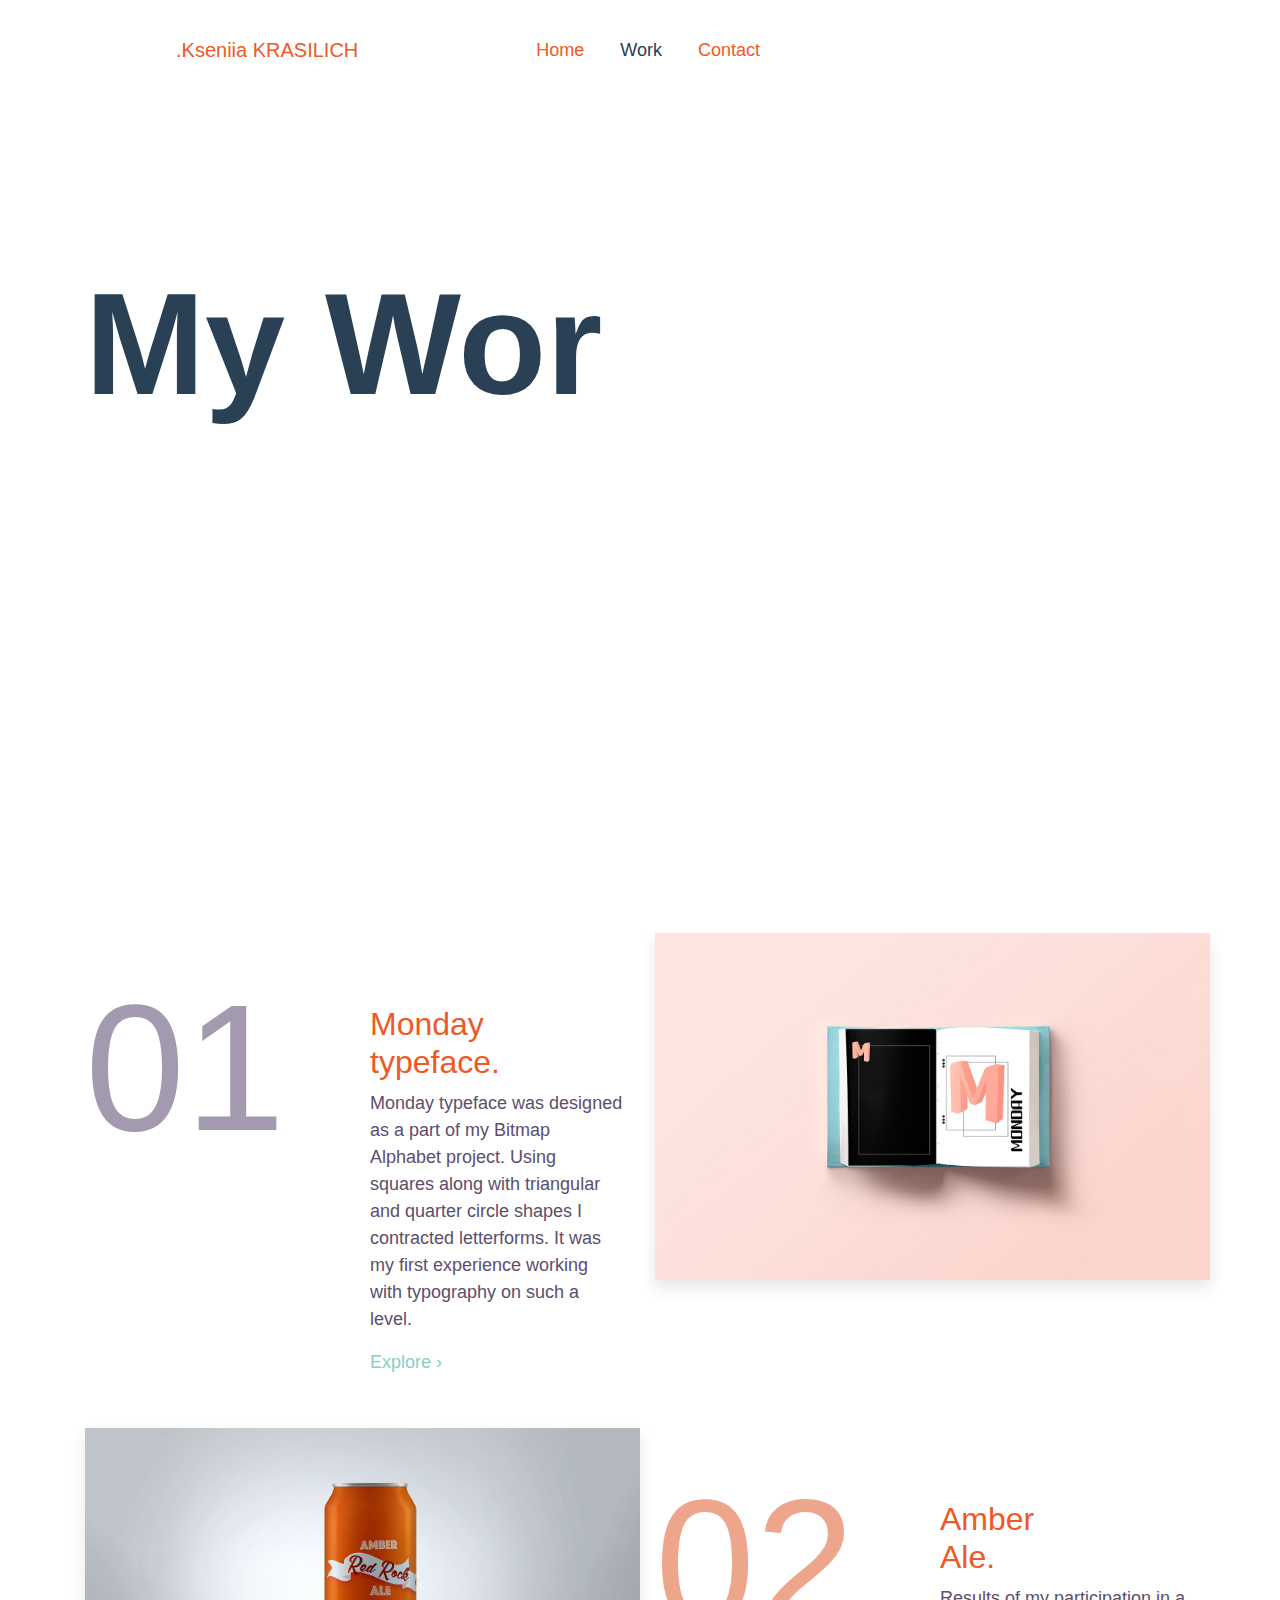
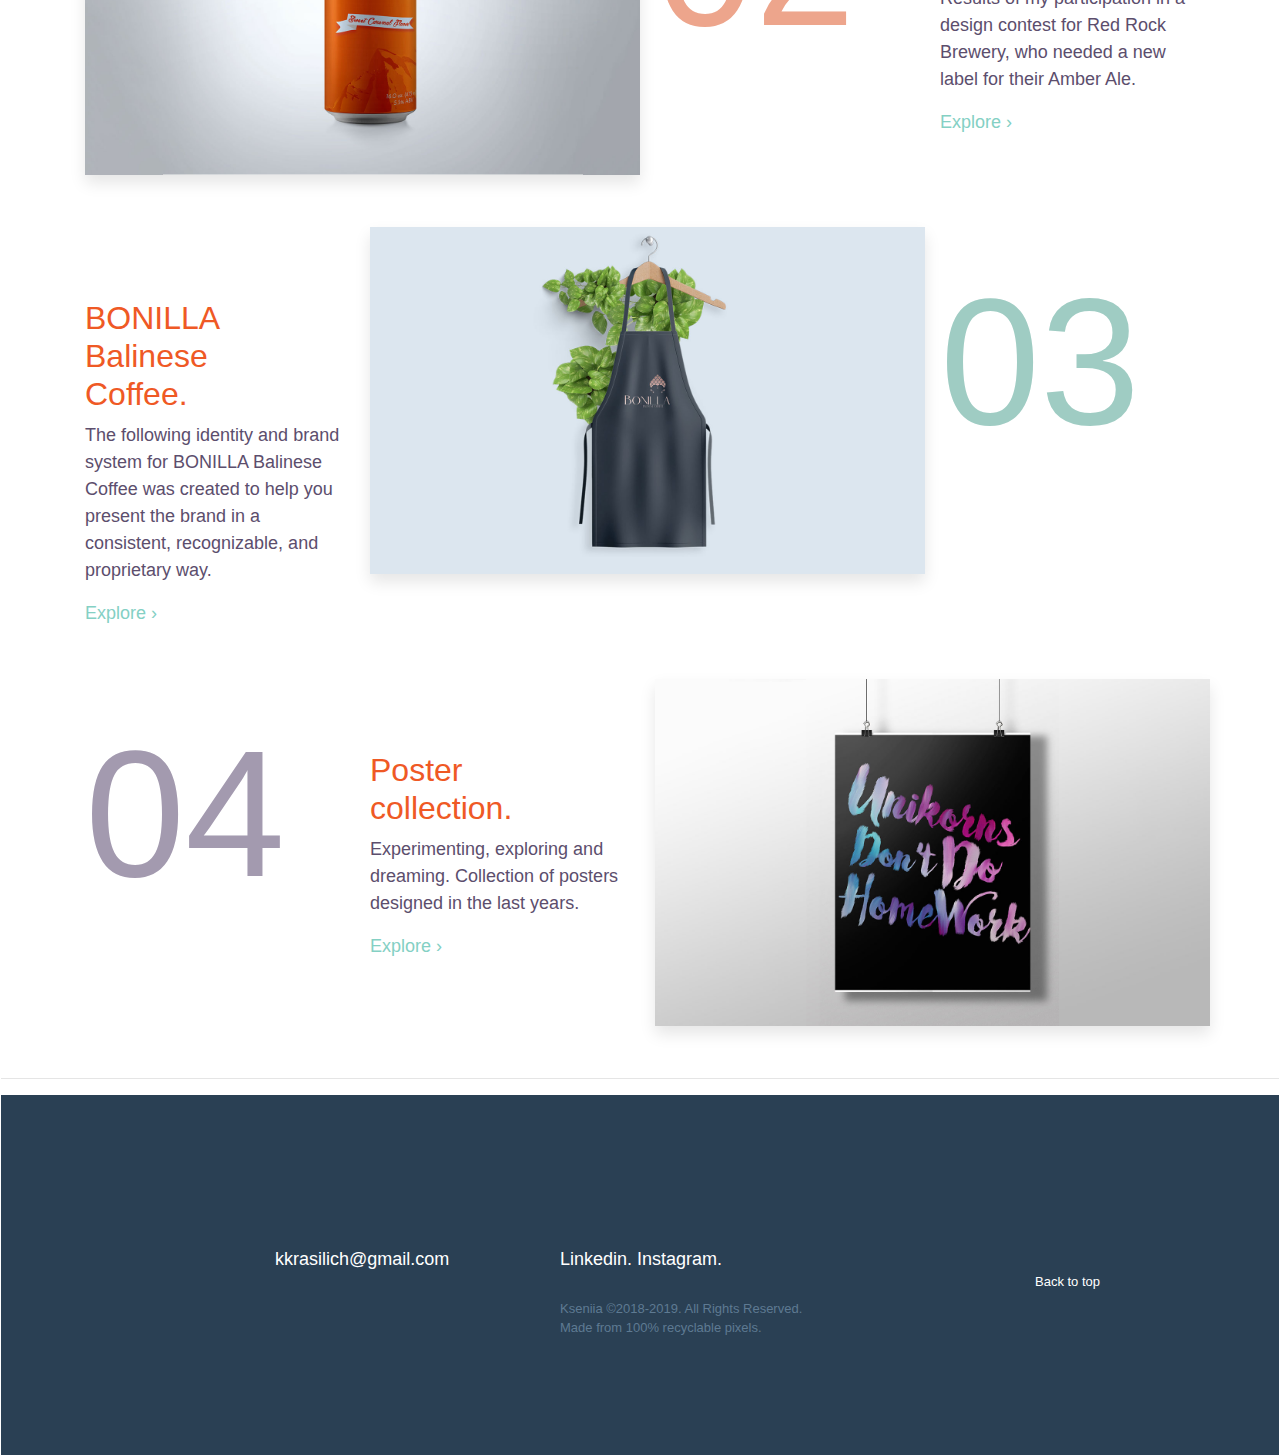
<file: work.html>
<!DOCTYPE html>
<html lang="en" dir="ltr">
  <head>
    <meta charset="utf-8">
    <title>Kseniia Krasilich/MMP460</title>

  <link rel="stylesheet" href="bootstrap.css">
  <link rel="stylesheet" href="animate.css">
    <link rel="stylesheet" href="animate.min.css">
  <script src="jquery-3.3.1.min.js"></script>
  <script src="bootstrap.js"></script>
  <script src="java.js"></script>
  <script src="https://code.jquery.com/jquery-3.3.1.js"></script>
  <link rel="stylesheet" href="style.css">

  </head>
  <body>
    <nav class="navbar navbar-expand-md navbar-light fixed-top">
      <a class="navbar-brand" href="index.html">.<b>Kseniia</b> KRASILICH</a>
      <button class="navbar-toggler" type="button" data-toggle="collapse" data-target="#navbarsExampleDefault" aria-controls="navbarsExampleDefault" aria-expanded="false" aria-label="Toggle navigation">
        <span class="navbar-toggler-icon"></span>
      </button>

      <div class="collapse navbar-collapse" id="navbarsExampleDefault">
        <ul class="navbar-nav mr-auto">
          <li class="nav-item">
            <a class="nav-link" href="index.html">Home</a>
          </li>
          <li class="nav-item active">
            <a class="nav-link" href="work.html">Work <span class="sr-only">(current)</span></a>
          </li>
          <li class="nav-item ">
            <a class="nav-link" href="contact.html">Contact </a>
          </li>

        </ul>

      </div>
    </nav>
<!-- header -->
<section class="jumbotron" id="color">
    <div class="container">
      <div class="row">
        <div class="col-lg-8 text-left" id="border">
          <h1>
            <a href="" class="typewrite" data-period="2000" data-type='[ "My Work."]'>
              <span class="wrap"></span>
            </a>
          </h1>
        </div>
       </div>
       </div>
</section>

<section class="about">
  <div class="container">
    <div class="row d-flex justify-content-end">

      <div class="col-lg-3 col-md-6 mb-3 animated pulse" >
      <p id="numberWork">01</p>
      </div>

      <div class="col-lg-3 col-md-6 mb-3" id="downColumn">

            <h2>Monday <br>typeface.</h2>

            <p>Monday typeface was designed as a part of my Bitmap Alphabet project. Using squares along with triangular and quarter circle shapes I contracted letterforms. It was my first experience working with typography on such a level.
</p>
<a href="example_Typeface.html">Explore  ›</a>
      </div>

      <div class="col-lg-6 col-md-6 mb-3"id="workShow" >




                  <img src="img/web_img_largeSize/page2.jpg" class="img-fluid z-depth-1 "
                    alt="Responsive image">



      </div>
  </div>
      <!-- new project -->
      <div class="row d-flex justify-content-end">

      <div class="col-lg-6 col-md-6 mb-3 "id="workShow" >
<a href="example_beer.html">
          <img src="img/web_beer/page1.jpg" class="img-fluid z-depth-1"
            alt="Responsive image">
</a>
      </div>
      <div class="col-lg-3 col-md-6 mb-3" >
      <p id="numberWork2">02</p>
      </div>
      <div class="col-lg-3 col-md-6 mb-3" id="downColumn">

            <h2>Amber <br>Ale.</h2>

            <p>Results of my participation in a design contest for Red Rock Brewery, who needed a new label for their Amber Ale.
</p>
<a href="example_beer.html">Explore  ›</a>
      </div>

</div>
<div class="row d-flex justify-content-end">

<div class="col-lg-3 col-md-6 mb-3" id="downColumn">

      <h2>BONILLA<br> Balinese <br>Coffee.</h2>

      <p> The following identity and brand system for
BONILLA Balinese Coffee was created to
help you present the brand in a consistent,
recognizable, and proprietary way.</p>
<a href="example_logo.html">Explore  ›</a>
</div>
<div class="col-lg-6 col-md-6 mb-3"id="workShow" >


    <img src="img/web_logo/apron.jpg" class="img-fluid z-depth-1"
      alt="Responsive image">
</div>
<div class="col-lg-3 col-md-6 mb-3" >
<p id="numberWork3">03</p>
</div>

</div>
<div class="row d-flex justify-content-end">

  <div class="col-lg-3 col-md-6 mb-3" >
  <p id="numberWork">04</p>
  </div>

  <div class="col-lg-3 col-md-6 mb-3" id="downColumn">

        <h2>Poster <br>collection.</h2>

        <p>Experimenting, exploring and dreaming. Collection of posters designed in the last years.</p>
        <a href="example_poster.html">Explore  ›</a>
  </div>

  <div class="col-lg-6 col-md-6 mb-3"id="workShow" >


      <img src="img/web_poster/page1.jpg" class="img-fluid z-depth-1"
        alt="Responsive image">
  </div>
</div>
</div>


<hr class="featurette-divider">


<footer>
  <div class="container">
    <div class="row d-flex justify-content-end">
      <div class="col-lg-3">
        <a href="#">kkrasilich@gmail.com</a>
          </div>
          <div class="col-lg-5">
              <a href="https://www.linkedin.com/in/kseniia-krasilich-8091b8a3/">Linkedin.</a>
              <a href="https://www.instagram.com/xeniany/">Instagram.</a>
              <p>Kseniia ©2018-2019.  All Rights Reserved.<br>Made from 100% recyclable pixels.</p>
          </div>
          <div class="col-lg-2">
            <p><a href="#">Back to top</a></p>
          </div>
        </div>
        </div>
      </footer>


  </body>
</html>
</file>
<file: style.css>
@import url('https://fonts.googleapis.com/css?family=Unna:400,700i');
@import url('https://fonts.googleapis.com/css?family=Raleway:300');
@import url('https://fonts.googleapis.com/css?family=Cantata+One');
@import url('https://fonts.googleapis.com/css?family=Lato:700,700i,900i');
@import url('https://fonts.googleapis.com/css?family=Righteous');
@import url('https://fonts.googleapis.com/css?family=Libre+Baskerville:400,400i,700');
@import "video.css";
@import url('https://fonts.googleapis.com/css?family=Exo:400,600');
@import url('https://fonts.googleapis.com/css?family=Palanquin:300,400,500,600,700');



body{
margin: 0 auto;
font-family: 'Rajdhani', sans-serif;
color: #5c4e6d;
font-weight: 200;
background-color: white;
font-size: 18px;
}

/* .container-fluid {
    width: 100%;
    padding-right: 15px;
    padding-left: 15px;
    margin-right: auto;
    margin-left: auto;
} */
h3{
  font-family: 'Rajdhani', sans-serif;
  font-size: 20px;
  color: #45526e;
}

.tagline{
  margin-top: 10em;
  /*height: 60vh;*/
}

.navbar-light .navbar-nav  a.nav-link:hover {
  /* border: 1px solid #84d0c4; */
  bottom: -10px;
  color: #2a4054;
}
.navbar-light .navbar-brand {
  color: #ef5925;
}
.navbar-light .navbar-nav .nav-link {
    color: #ef5925;
}
.navbar-light .navbar-nav .active > .nav-link, .navbar-light .navbar-nav .nav-link.show, .navbar-light .navbar-nav .nav-link.active {
    color: #2a4054;
}
.nav-item{
  margin:5%;

}

a {
    /* color: #EA5C5C; */
    text-decoration: none;
    background-color: transparent;
    -webkit-text-decoration-skip: objects;
}
/* a:hover {
  border-bottom: 3px solid  #EA5C5C;
  bottom: -10px;
} */
.navbar-nav > li {
  float: right;
  position: relative;

}
b{
  color:#ef5925;
  font-weight: 300;
}
nav{
  height: 5.55555555555556em;
  font-family: 'Rajdhani', sans-serif;
  background-color:white;

}
.collapse{
  padding-left: 8em;
}
/* .navbar-light{
  background-color: white;
} */
.navbar-brand{
  margin-left: 8em;
}
.navbar-nav{
  margin-right: 8em;
}

.wrap {
  height: 100%;
  display: flex;
  align-items: center;
  /* justify-content: center; */
}
.col-lg-6 img{
  box-shadow: 0px 8px 15px rgba(0, 0, 0, 0.1);
}
.about img{
  box-shadow: 0px 8px 15px rgba(0, 0, 0, 0.1);
}

.button {
  width: 150px;
  height: 45px;
  font-family: 'Rajdhani', sans-serif;
  font-size: 18px;
  font-weight: 500;
  color: black;
  background-color: white;
  /* border: 2px solid #84d0c4; */
  box-shadow: 0px 2px 4px #5e7a92;
  transition: all 0.3s ease 0s;
  cursor: pointer;
  outline: none;
  }
.card{
  box-shadow: 0px 8px 15px rgba(0, 0, 0, 0.1);

}

.button:hover {
box-shadow: 0px 2px 4px #5e7a92;
  color: #ef5925;
  transform: translateY(-7px);
}
/* code was taken from https://codepen.io/seme332/pen/reJOwo */
.jumbotron{
/* height: 70vh; */
padding-top: 100px;
background-color: transparent;

}
/* .right{
  text-align: right;
} */
html body .container-fluid{
min-height:70%;
height:100%;
}
.section-heading{
  padding-top:2em;
}
/* .text-center{
  padding-top: 10em;
} */

footer{
  height: 20em;
}
footer a{
  color: white;

}
footer p{
  padding-top: 2em;
  color: #5e7a92;
  font-size: 13px;
}
footer a:hover{
  color: #ef5925;
  text-decoration: none;
}
footer div{
  padding-top: 50px;
}
h4{
  font-family: 'Rajdhani', sans-serif;
  color: #45526e;
}
h1{

  /* padding-top: 50px; */
 font-size: 8em;
 /* font-family: 'Rajdhani', sans-serif;
 font-weight:700; */
 font-family: 'Palanquin', sans-serif;
 font-weight: 700;
 color: #0f090e;
 line-height: 0.9;

}
/* .landing a{
  color:   #EA3C53;
}
.landing a:hover{
  text-decoration: none;
  color:   #EA3C53;
}
.landing {

  font-family: 'Palanquin', sans-serif;
  font-size: 3em;
  color:   #EA3C53;
} */

.text-left {
  text-align: left;
}
body {
  margin: 0;

}

canvas {
  display: block;
  vertical-align: bottom;
}

html, body {
  margin: 0; padding: 0;
}

.row{
  margin-bottom: 2em;
}
/* .cover-heading{
  color: #84d0c4;
  font-family: 'Rajdhani', sans-serif;
    font-weight:600;
  font-family: 'Playfair Display', serif;
  font-weight:900;
  font-size: 5em;

} */
#about{
  font-family: 'Rajdhani', sans-serif;
}
 a{
  font-family: 'Rajdhani', sans-serif;
  color: #84d0c4;
}
a:hover {
    color: #f1956e;
}

#web{
  color: #2D83AC;
  font-family: 'Rajdhani', sans-serif;

}
#bottomMe{
  z-index: -1;
  left: 50px;
  top: 50px;
position: absolute;
}
#example{
  padding-top: 10em;
}

#border{
  margin-top: 10em;
  font-family: 'Palanquin', sans-serif;
}
#border a{
  color: #2A4054;
  text-decoration: none;
}
#color{
  /* background-color: #F8A78E; */
background-color:	white;
z-index: -1;
height: 100vh;

}
#b4footer{
  padding-top: 4em;
  /* background-color: #84d0c4; */
}
footer{
background-color: #2a4054;
color:#f1956e;
/* height: 15em; */
}
header,
footer,
section {
   overflow: auto;
   padding: 1px;
}
/* video */
#work_sample{
color: #ef5925;

  /* margin: 10px 0 0 10px; */
  white-space: nowrap;
  overflow: hidden;
  width: 100%;
  animation: animtext 4s steps(80, end);
   transition: all cubic-bezier(0.1, 0.7, 1.0, 0.1);
}
@keyframes animtext {
  from {
      width: 0;
     transition: all 2s ease-in-out;
  }
}
.sidebar{
  height: 33em;
    width: 30em;
    z-index: -1;
    position: fixed;
    top: 0;
    left: 0;

    background-color: #21131d;
    overflow-x: hidden;
    padding-top: 20px;
}
.text-left{
  color:  #5c4e6d;
}
#textOver{
  z-index: 2;
  left: 600px;
  top: 50px;
position: absolute;
color: #21131d;
font-style: italic;
}
#contact{
  padding-top: 10em;
  height: 100vh;
  /* margin-top: 10em; */
  background-color: white;
  color:  #5c4e6d;
}
h2 {
  color:#ef5925;
  font-weight: 500;
}
#vertical a{
  padding-top: 27em;
  writing-mode: vertical-rl;
text-orientation: mixed;
color:#2A4054 ;
text-decoration: none;
}

#imgOverlay{
  color: #21131d;
  padding-top: 2em;
}
#overlay{
    color: #21131d;
    padding-bottom: 6em;
}
#sahara{
  z-index: 2;
  left: 1000px;
  top: 50px;
position: absolute;
}
#fullWidth{
  /* padding-left: 0 !important;
   padding-right: 0 !important; */
   padding-top: 0;
   padding-bottom: 0;
}
/* image overlay main page */
.holdImage {
  position: relative;
  width: 100%;
}

/* .image {
  display: block;
  width: 100%;
  height: auto;
} */

.overlay {
  position: absolute;
  bottom: 100%;
  left: 0;
  right: 0;
  background-color:  #f1956e;
  overflow: hidden;
  width: 100%;
  height:0;
  transition: .2s ease;
  opacity: .9;
}
.overlay1 {
  position: absolute;
  bottom: 100%;
  left: 0;
  right: 0;
  background-color: #21131d;
  overflow: hidden;
  width: 100%;
  height:0;
  transition: .2s ease;
  opacity: .9;
}

.holdImage:hover .overlay {
  bottom: 0;
  height: 100%;
}
.holdImage:hover .overlay1 {
  bottom: 0;
  height: 100%;
}
.text {
  color: #f1956e;
  font-size: 20px;
  position: absolute;
  top: 50%;
  left: 50%;
  -webkit-transform: translate(-50%, -50%);
  -ms-transform: translate(-50%, -50%);
  transform: translate(-50%, -50%);
  text-align: center;
}
.text1 {
  color: #21131d;
  font-size: 20px;
  position: absolute;
  top: 50%;
  left: 50%;
  -webkit-transform: translate(-50%, -50%);
  -ms-transform: translate(-50%, -50%);
  transform: translate(-50%, -50%);
  text-align: center;
}
/* contact form */


.form-control{
  color: #21131d;
  border: 1px solid white;
}
#centerColumn{

  padding-top: 5em;
}
strong{
  font-size: 1.5em;
}
#workShow{
  padding-right: 0;
}

#downColumn{
  padding-top: 4em;
}
#numberWork{
  font-size: 10em;
  color: #a39aaf;
}
#numberWork2{
  font-size: 10em;
  color: #eda58c;
}
#numberWork3{
  font-size: 10em;
  color: #9fccc3;
}
#column2{
  column-count: 2;
}
/* img animation */
</file>
